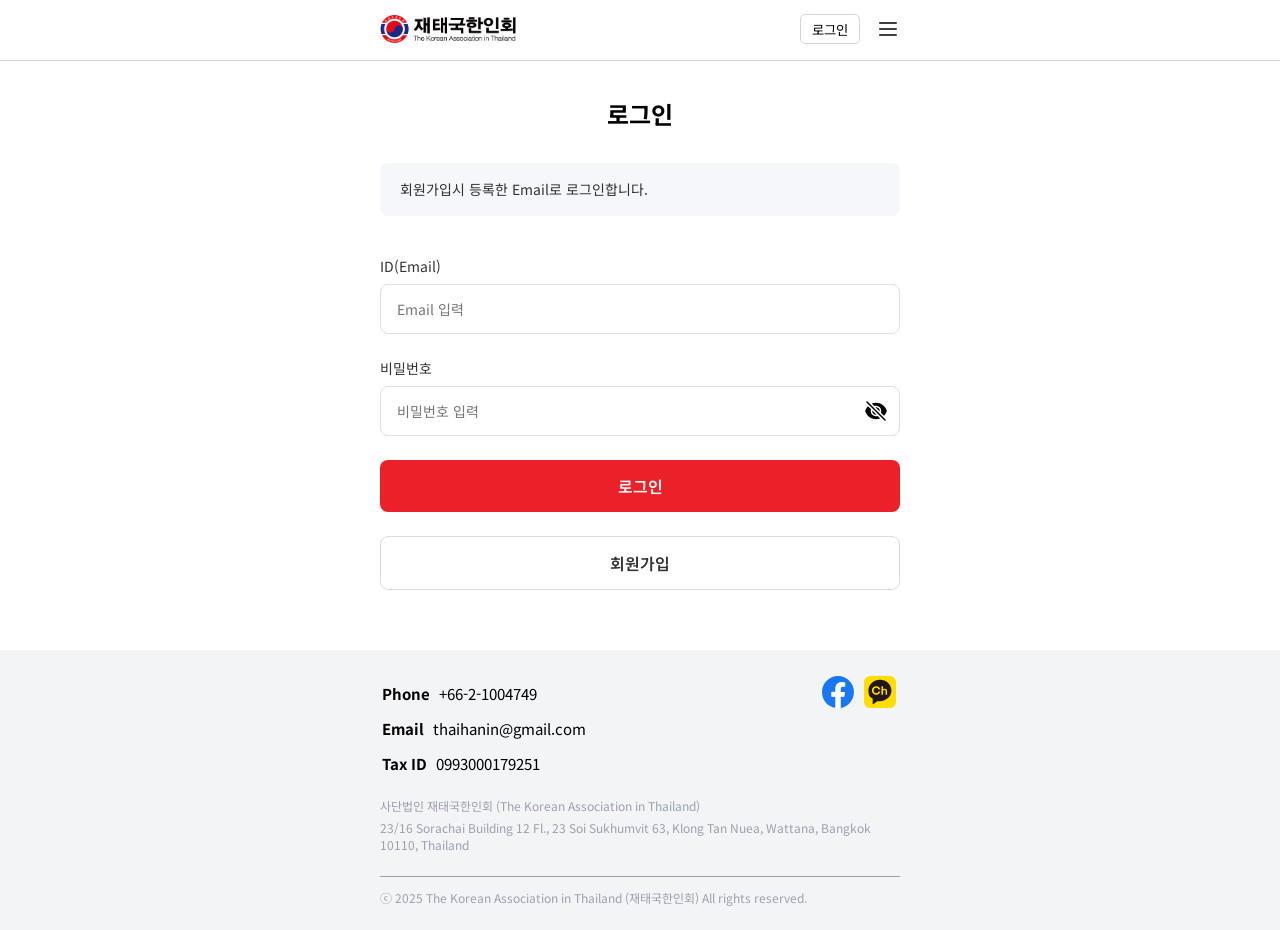
<file: index.html>
<!DOCTYPE html>
<html lang="ko">
  <head>
    <meta charset="UTF-8" />
    <meta name="viewport" content="width=device-width, initial-scale=1.0" />
    <title>Document</title>
    <link rel="stylesheet" href="css/main.css" />
    <link rel="stylesheet" href="css/login.css" />
  </head>
  <body>
    <!-- Header -->
    <header>
      <div class="HeaderContent">
        <div class="left">
          <a href="index.html"><img src="img/logo.png" alt="logo" /></a>
        </div>

        <div class="right">
          <button>로그인</button>
          <a href="menu.html"><img src="img/list.svg" alt="" /></a>
        </div>
      </div>
    </header>

    <!-- Main Content -->
    <main class="content">
      <h1 class="login-title">로그인</h1>

      <div class="login-guide">회원가입시 등록한 Email로 로그인합니다.</div>

      <form class="login-form">
        <div class="form-field">
          <label for="loginId">ID(Email)</label>
          <input id="loginId" type="text" placeholder="Email 입력" />
        </div>

        <div class="form-field">
          <label for="loginPw">비밀번호</label>
          <div class="pw-wrapper" data-pw-toggle>
            <input id="loginPw" type="password" placeholder="비밀번호 입력" />
            <button
              type="button"
              class="pw-toggle"
              data-pw-toggle-btn
              aria-label="비밀번호 보이기"
              data-eye-show="img/eye.svg"
              data-eye-hide="img/eye-slash.svg"
            >
              <img src="img/eye-slash.svg" alt="" />
            </button>
          </div>
        </div>

        <button type="submit" class="btn primary">로그인</button>

        <a href="Agreement.html"
          ><button type="button" class="btn outlined">회원가입</button></a
        >
      </form>
    </main>
    <!-- Footer -->
    <footer>
      <div class="footerInfoTop">
        <ul>
          <li>
            <span><b>Phone</b> +66-2-1004749</span>
            <span>
              <a
                href="https://www.facebook.com/people/%EC%9E%AC%ED%83%9C%EA%B5%AD%ED%95%9C%EC%9D%B8%ED%9A%8C/61579825591555/"
                ><img src="img/facebook.svg" alt="facebook" /></a
              ><a href="https://pf.kakao.com/_Bjfxbn"
                ><img src="img/kakao-ch.svg" alt="kakao-ch" /></a
            ></span>
          </li>
          <li>
            <span><b>Email</b> thaihanin@gmail.com</span>
          </li>
          <li>
            <span><b>Tax ID</b> 0993000179251</span>
          </li>
        </ul>
      </div>

      <div class="footerInfoBottom">
        <p>사단법인 재태국한인회 (The Korean Association in Thailand)</p>
        <p>
          23/16 Sorachai Building 12 Fl., 23 Soi Sukhumvit 63, Klong Tan Nuea,
          Wattana, Bangkok 10110, Thailand
        </p>
      </div>

      <hr />

      <div class="copyright">
        <p>
          ⓒ 2025 The Korean Association in Thailand (재태국한인회) All rights
          reserved.
        </p>
      </div>
    </footer>
  </body>
  <script src="script/passwordToggle.js"></script>
  <script src="script/logIn.js"></script>
</html>
</file>
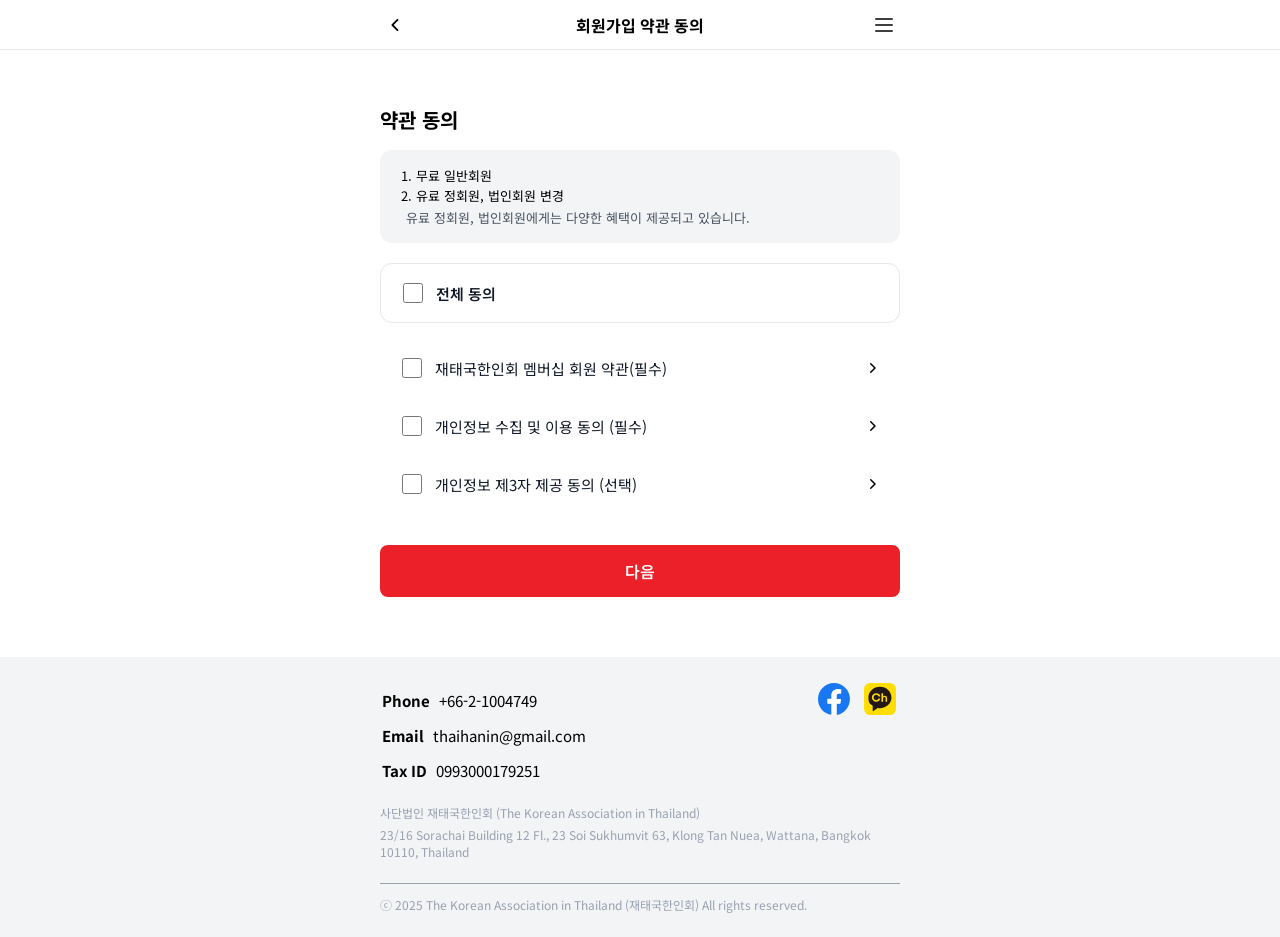
<file: Agreement.html>
<!DOCTYPE html>
<html lang="ko">
  <head>
    <meta charset="UTF-8" />
    <meta name="viewport" content="width=device-width, initial-scale=1.0" />
    <title>회원가입 약관 동의</title>
    <!-- 사이트 공통 스타일 -->
    <link rel="stylesheet" href="css/main.css" />
    <!-- 약관 동의 전용 스타일 -->
    <link rel="stylesheet" href="css/agree.css" />
  </head>
  <body>
    <!--
      상단 페이지 헤더
      - 좌측: 뒤로가기 아이콘 (실제 구현 시 history.back() 또는 이전 페이지 링크 연결)
      - 중앙: "회원가입 약관 동의" 제목
      - 우측: 전체 메뉴(햄버거) 아이콘
    -->
    <header class="agree-header">
      <!--
        헤더 전체는 가로 100%를 차지하고,
        .agree-header__inner가 로그인/메뉴 페이지와 동일한 가로 폭으로 중앙 정렬된다.
      -->
      <div class="agree-header__inner">
        <button
          type="button"
          class="agree-header__icon"
          aria-label="이전 페이지로 이동"
        >
          <a href="index.html"><img src="img/caret-left-mini.svg" alt="뒤로가기" /></a>
        </button>
        <h1 class="agree-header__title">회원가입 약관 동의</h1>
        <button
          type="button"
          class="agree-header__icon"
          aria-label="전체 메뉴 열기"
        >
          <a href="menu.html"><img src="img/list.svg" alt="전체 메뉴" /></a>
        </button>
      </div>
    </header>

    <!-- 메인 컨텐츠 영역 -->
    <div class="content">
      <main class="agree-main">
        <!-- 약관 동의 타이틀 및 안내 박스 -->
        <section class="agree-section">
          <h2 class="agree-section__title">약관 동의</h2>

          <!-- 상단 회색 안내 박스 -->
          <div class="agree-info-box">
            <ol class="agree-info-list">
              <li>무료 일반회원</li>
              <li>유료 정회원, 법인회원 변경</li>
            </ol>
            <p class="agree-info-desc">
              유료 정회원, 법인회원에게는 다양한 혜택이 제공되고 있습니다.
            </p>
          </div>

          <!-- 전체 동의 박스 -->
          <div class="agree-all-box">
            <label class="agree-row agree-row--all">
              <input type="checkbox" class="agree-checkbox" name="agree_all" />
              <span class="agree-row__label">전체 동의</span>
            </label>
          </div>

          <!-- 개별 약관 리스트 -->
          <div class="agree-list">
            <button type="button" class="agree-row">
              <span class="agree-row__left">
                <input
                  type="checkbox"
                  class="agree-checkbox"
                  name="agree_terms_member"
                />
                <span class="agree-row__label">
                  재태국한인회 멤버십 회원 약관(필수)
                </span>
              </span>
              <span
                class="agree-row__arrow"
                data-modal-target="terms-member-modal"
              >
                <img src="img/caret-right-mini.svg" alt="약관 상세 보기" />
              </span>
            </button>

            <button type="button" class="agree-row">
              <span class="agree-row__left">
                <input
                  type="checkbox"
                  class="agree-checkbox"
                  name="agree_terms_privacy"
                />
                <span class="agree-row__label">
                  개인정보 수집 및 이용 동의 (필수)
                </span>
              </span>
              <span
                class="agree-row__arrow"
                data-modal-target="terms-privacy-modal"
              >
                <img src="img/caret-right-mini.svg" alt="약관 상세 보기" />
              </span>
            </button>

            <button type="button" class="agree-row">
              <span class="agree-row__left">
                <input
                  type="checkbox"
                  class="agree-checkbox"
                  name="agree_terms_third"
                />
                <span class="agree-row__label">
                  개인정보 제3자 제공 동의 (선택)
                </span>
              </span>
              <span
                class="agree-row__arrow"
                data-modal-target="terms-third-modal"
              >
                <img src="img/caret-right-mini.svg" alt="약관 상세 보기" />
              </span>
            </button>
          </div>
        </section>

        <!-- 다음 버튼 -->
        <button type="button" class="agree-next-btn">다음</button>
      </main>
    </div>

    <!-- 약관 상세 모달: 멤버십 회원 약관(필수) -->
    <div class="terms-modal" id="terms-member-modal">
      <div class="terms-modal__content">
        <div class="terms-modal__header">
          <h2 class="terms-modal__title">
            재태국한인회 멤버십 회원 약관(필수)
          </h2>
          <button
            type="button"
            class="terms-modal__close"
            data-modal-close
            aria-label="약관 닫기"
          >
          <img src="img/x.svg" alt="">
          </button>
        </div>
        <div class="terms-modal__body">
          <p>
            <strong class="terms-section-title">제1조 (목적)</strong><br />
            본 약관은 재태국한인회(이하 "한인회"라 한다)의 멤버십 회원(이하 "회원"이라 한다)의 유형별 권리, 의무 및 책임사항을 규정함을 목적으로 합니다.
          </p>

          <p>
            <strong class="terms-section-title">제2조 (용어의 정의)</strong><br />
            1. 멤버십 회원: 본 약관에 동의하고 한인회가 정한 가입 절차를 통해 멤버십 자격을 취득한 재태국 한인을 의미하며, 일반회원, 정회원, 법인회원으로 구분됩니다.<br />
            2. 서비스: 한인회가 회원에게 제공하는 정보 제공, 커뮤니티 활동 지원, 각종 행사 참여 기회 부여 등 제반 활동을 의미합니다.<br />
            3. 웹사이트: 한인회가 서비스를 회원에게 제공하기 위하여 운영하는 온라인 웹페이지 (예: www.thaikorean.kr 등)를 의미합니다.
          </p>

          <p>
            <strong class="terms-section-title">제3조 (약관의 효력 발생 및 변경)</strong><br />
            1. 본 약관은 회원이 약관 내용에 동의하고 일반회원 가입을 완료 후 유료 정회원/법인회원으로 전환 시는 한인회가 이를 승낙함으로써 효력이 발생합니다.<br />
            2. 한인회는 필요한 경우 관련 법령을 위배하지 않는 범위 내에서 본 약관을 개정할 수 있습니다.<br />
            3. 약관이 개정될 경우, 한인회는 개정된 약관을 웹사이트 초기 화면에 공지하거나 이메일, 기타 방법으로 회원에게 통지하며, 회원은 변경된 약관에 동의하지 않을 경우 회원 탈퇴를 요청할 수 있습니다. 개정 약관의 효력 발생일 이후에도 서비스를 계속 이용하는 경우에는 변경된 약관에 동의한 것으로 봅니다.
          </p>

          <p>
            <strong class="terms-section-title">제4조 (회원 가입 및 자격)</strong><br />
            1. 멤버십 회원 가입은 재태국 한인으로서 본 약관에 동의하고 한인회가 정한 소정의 가입 양식을 작성하여 신청하는 방법으로 이루어집니다.<br />
            2. 회원의 유형은 다음과 같이 구분됩니다.<br />
            1) 일반회원: 한인회 활동에 참여하기를 희망하는 개인 회원으로 회원 가입 후 자격이 부여됩니다.<br />
            2) 정회원: 한인회 활동에 적극적으로 참여하고 정기적인 회비 납부 등 소정의 요건을 충족하여 한인회의 승인을 받은 개인 회원입니다. 정회원은 한인회 운영에 대한 의결권 등 추가적인 권리를 가질 수 있습니다. (구체적인 정회원 기준은 별도 규정으로 정함)<br />
            3) 법인회원: 재태국 한인 관련 법인 또는 단체로서, 한인회 활동에 참여하고 소정의 요건을 충족하여 한인회의 승인을 받은 법인 또는 단체입니다. 법인회원은 소속 한인 임직원에게 한인회 활동 및 혜택을 제공할 수 있습니다. (구체적인 법인회원 기준은 별도 규정으로 정함)<br />
            3. 한인회는 다음 각 호에 해당하는 경우 회원의 가입 승낙을 보류하거나 취소할 수 있습니다.<br />
            1) 타인의 명의를 도용하여 가입 신청한 경우<br />
            2) 허위 정보를 기재하거나 필수 정보를 누락한 경우<br />
            3) 본 약관을 위반하여 회원 자격이 상실된 적이 있는 경우<br />
            4) 기타 본 약관에 위배되거나 관련 법령에 저촉되는 경우<br />
            4. 회원 자격은 가입 승낙일로부터 효력이 발생하며, 회원 가입 시 기재한 정보에 변경이 발생한 경우 회원은 즉시 한인회에 통보하여 수정해야 합니다.
          </p>

          <p>
            <strong class="terms-section-title">제5조 (회원의 의무)</strong><br />
            1. 회원은 관계 법령, 본 약관의 규정, 이용 안내 및 한인회가 통지하는 사항 등을 준수하여야 하며, 기타 한인회 업무에 방해되는 행위를 하여서는 안 됩니다.<br />
            2. 회원은 아이디(ID) 및 비밀번호 관리에 대한 일체의 책임을 부담하며, 자신의 아이디(ID) 및 비밀번호를 타인에게 양도, 대여할 수 없습니다.<br />
            3. 회원은 자신의 아이디(ID) 및 비밀번호가 도용되거나 제3자가 사용하고 있음을 인지한 경우, 즉시 한인회에 통지하고 한인회의 안내에 따라야 합니다.<br />
            4. 회원은 다음 각 호의 행위를 하여서는 안 됩니다.<br />
            1) 다른 회원의 개인 정보를 수집, 저장, 유포하는 행위<br />
            2) 저작권 등 타인의 권리를 침해하는 행위<br />
            3) 공공질서 및 미풍양속에 위반되는 내용을 유포하는 행위<br />
            4) 범죄와 결부된다고 객관적으로 판단되는 행위<br />
            5) 기타 법령에 위배되거나 한인회의 건전한 운영을 방해하는 행위
          </p>

          <p>
            <strong class="terms-section-title">제6조 (한인회의 의무)</strong><br />
            1. 한인회는 관련 법령과 본 약관이 정하는 바에 따라 지속적이고 안정적인 서비스를 제공하기 위해 노력합니다.<br />
            2. 한인회는 회원의 개인 정보를 보호하며, 개인 정보 처리 방침을 수립하고 준수합니다.<br />
            3. 한인회는 회원이 제기하는 정당한 의견이나 불만에 대해 신속히 처리하며, 처리가 곤란한 경우에는 그 사유와 처리 일정을 회원에게 통보합니다.
          </p>

          <p>
            <strong class="terms-section-title">제7조 (회원의 권리)</strong><br />
            1. 회원은 각 회원 유형에 따라 한인회가 제공하는 멤버십 서비스 및 혜택을 이용할 수 있습니다.<br />
            1) 일반회원: 한인회 웹사이트 이용, 정보 열람 등 기본적인 서비스를 이용할 수 있습니다.<br />
            2) 정회원: 일반회원의 권리 외에 한인회 총회 등 의결 기구에서의 의결권, 특정 행사 및 프로그램 참여 우선권 등 정회원에게 부여되는 추가적인 권리를 가집니다.<br />
            3) 법인회원: 일반회원의 권리 외에 한인회 활동에 단체 자격으로 참여하고, 소속 임직원들이 한인회 제공 서비스를 이용할 수 있도록 하는 권리 등 법인회원에게 부여되는 추가적인 권리를 가집니다.<br />
            2. 회원은 자신의 개인 정보에 대한 열람 및 정정을 요구할 수 있습니다.<br />
            3. 회원은 본 약관에 따라 언제든지 회원 탈퇴를 요청할 수 있습니다.
          </p>

          <p>
            <strong class="terms-section-title">제8조 (서비스 이용 및 제한)</strong><br />
            1. 서비스 이용은 한인회의 업무상 또는 기술상 특별한 지장이 없는 한 연중무휴, 1일 24시간을 원칙으로 합니다. 다만, 정기 점검, 서버의 증설 및 교체, 새로운 내용의 추가 등 운영상 필요한 경우 일정 기간 서비스 이용을 제한할 수 있습니다.<br />
            2. 한인회는 회원이 다음 각 호의 사유에 해당하는 경우, 사전 통보 없이 서비스 이용을 제한하거나 회원 자격을 정지 또는 상실시킬 수 있습니다.<br />
            1) 제5조 (회원의 의무)를 위반한 경우<br />
            2) 한인회의 명예를 손상시키거나 업무를 방해한 경우<br />
            3) 각 회원 유형별 자격 유지 요건(예: 회비 납부)을 충족하지 못한 경우<br />
            4) 기타 관계 법령을 위반하거나 본 약관에 위배되는 행위를 한 경우
          </p>

          <p>
            <strong class="terms-section-title">제9조 (회원 탈퇴 및 자격 상실)</strong><br />
            1. 회원은 언제든지 웹사이트 내의 절차를 통해 또는 한인회에 대한 통지로 탈퇴를 요청할 수 있으며, 한인회는 회원의 탈퇴 요청이 있는 즉시 회원 탈퇴 처리를 합니다.<br />
            2. 회원이 제8조 2항의 사유로 회원 자격을 상실한 경우, 한인회는 해당 회원의 재가입을 제한할 수 있습니다.
          </p>

          <p>
            <strong class="terms-section-title">제10조 (게시물의 관리)</strong><br />
            1. 한인회는 회원이 웹사이트에 게시하거나 등록한 내용물이 다음 각 호에 해당된다고 판단되는 경우 사전 통지 없이 삭제할 수 있습니다.<br />
            1) 타인을 비방하거나 명예를 훼손하는 내용인 경우<br />
            2) 공공질서 및 미풍양속에 위반되는 내용인 경우<br />
            3) 범죄적 행위에 결부된다고 인정되는 내용인 경우<br />
            4) 한인회 또는 제3자의 저작권 등 기타 권리를 침해하는 내용인 경우<br />
            5) 기타 관계 법령에 위반된다고 판단되는 경우
          </p>

          <p>
            <strong class="terms-section-title">제11조 (개인 정보 보호)</strong><br />
            한인회는 관련 법령이 정하는 바에 따라 회원의 개인 정보를 보호하기 위해 노력합니다. 개인 정보 보호에 관한 사항은 별도로 고지되는 "개인 정보 처리 방침"에 따릅니다.
          </p>

          <p>
            <strong class="terms-section-title">제12조 (손해배상)</strong><br />
            한인회 또는 회원은 본 약관을 위반하여 상대방에게 손해를 입힌 경우, 그 손해를 배상하여야 합니다.
          </p>

          <p>
            <strong class="terms-section-title">제13조 (면책 조항)</strong><br />
            1. 한인회는 천재지변 또는 이에 준하는 불가항력으로 인하여 서비스를 제공할 수 없는 경우에는 서비스 제공에 관한 책임이 면제됩니다.<br />
            2. 한인회는 회원의 귀책사유로 인한 서비스 이용의 장애에 대하여는 책임을 지지 않습니다.<br />
            3. 한인회는 회원이 서비스를 이용하여 기대하는 손익이나 서비스를 통하여 얻은 자료로 인한 손해에 관하여 책임을 지지 않습니다.<br />
            4. 한인회는 회원이 웹사이트에 게시한 정보, 자료, 사실의 신뢰도, 정확성 등 내용에 관하여는 책임을 지지 않습니다.
          </p>

          <p>
            <strong class="terms-section-title">제14조 (준거법 및 재판관할)</strong><br />
            1. 본 약관의 해석 및 회원과 한인회 간의 분쟁에 대하여는 대한민국 법을 준거법으로 합니다.<br />
            2. 서비스 이용으로 발생한 분쟁에 대해 소송이 제기될 경우, 대한민국 서울중앙지방법원을 전속 관할 법원으로 합니다.
          </p>

          <p>
            <strong class="terms-section-title">부칙</strong><br />
            본 약관은 2025년 7월 11일부터 시행합니다.
          </p>
        </div>
        <div class="terms-modal__footer">
          <button
            type="button"
            class="terms-modal__footer-btn"
            data-modal-close
          >
            닫기
          </button>
        </div>
      </div>
    </div>

    <!-- 약관 상세 모달: 개인정보 수집 및 이용 동의(필수) -->
    <div class="terms-modal" id="terms-privacy-modal">
      <div class="terms-modal__content">
        <div class="terms-modal__header">
          <h2 class="terms-modal__title">개인정보 수집 및 이용 동의 (필수)</h2>
          <button
            type="button"
            class="terms-modal__close"
            data-modal-close
            aria-label="약관 닫기"
          >
          <img src="img/x.svg" alt="">
          </button>
        </div>
        <div class="terms-modal__body">
          <p>
            <strong class="terms-section-title">개인정보 수집 및 이용 동의 (필수)</strong><br />
            재태국한인회(이하 '한인회')는 「개인정보보호법」 등 관련 법규에 의거하여 회원님의 개인정보를 아래와 같이 수집 및 이용하고 있습니다. 내용을 자세히 읽으신 후 동의 여부를 결정해 주시기 바랍니다.
          </p>

          <p>
            <strong class="terms-section-title">1. 개인정보 수집 및 이용 목적</strong><br />
            한인회는 다음의 목적을 위해 개인정보를 수집하고 이용합니다. 수집된 개인정보는 다음의 목적 외 다른 용도로 사용되지 않으며, 이용 목적이 변경될 시에는 사전 동의를 구할 예정입니다.<br />
            1) 회원 서비스 제공 및 관리 (회원 식별, 본인 확인, 회원제 서비스 이용에 따른 본인 확인 등)<br />
            2) 회비 납부 확인 및 관리<br />
            3) 한인회 소식, 공지사항, 행사 정보 등 정보 전달 (뉴스레터 발송, 알림톡, SMS 등)<br />
            4) 설문조사, 이벤트 등 참여 기회 제공<br />
            5) 통계 분석 및 서비스 개선 (이용 현황 분석, 서비스 개선 및 신규 서비스 개발 등)<br />
            6) 민원 처리 및 분쟁 해결
          </p>

          <p>
            <strong class="terms-section-title">2. 수집하는 개인정보 항목</strong><br />
            한인회는 원활한 서비스 제공을 위해 최소한의 개인정보를 수집하고 있습니다.<br />
            1) 필수 항목: 이름(한글/영문), 생년월일, 성별, 국적, 여권번호, 태국 현지 연락처(전화번호), 이메일 주소, 태국 현지 주소, 직업/직책, 가입 유형(일반/정회원/법인회원)<br />
            2) 선택 항목: 소속 단체/회사명, 비상 연락처, 사진(프로필, 증명사진 등), 재태국 체류 형태(영주권, 비자 등)
          </p>

          <p>
            <strong class="terms-section-title">3. 개인정보 보유 및 이용 기간</strong><br />
            회원님의 개인정보는 회원 가입일로부터 서비스를 제공하는 기간 동안 보유 및 이용됩니다. 회원 탈퇴를 요청하거나 개인정보 수집 및 이용 목적이 달성된 후에는 지체 없이 파기됩니다. 다만, 다음의 경우 관련 법령에 의하여 명시된 보존 기간 동안 안전하게 보관합니다.<br />
            1) 계약 또는 청약철회 등에 관한 기록: 5년 (전자상거래 등에서의 소비자보호에 관한 법률)<br />
            2) 대금결제 및 재화 등의 공급에 관한 기록: 5년 (전자상거래 등에서의 소비자보호에 관한 법률)<br />
            3) 소비자의 불만 또는 분쟁 처리에 관한 기록: 3년 (전자상거래 등에서의 소비자보호에 관한 법률)<br />
            4) 세법 관계 법령에 따른 회계 관련 기록: 5년 (국세기본법, 법인세법 등)
          </p>

          <p>
            <strong class="terms-section-title">4. 개인정보 파기 절차 및 방법</strong><br />
            이용 목적이 달성된 개인정보는 다음의 절차 및 방법에 따라 파기합니다.<br />
            1) 파기 절차: 회원님이 제공한 정보는 목적이 달성된 후 별도의 데이터베이스(DB)로 옮겨져(종이의 경우 별도의 서류함) 내부 방침 및 기타 관련 법령에 따라 일정 기간 저장된 후 파기됩니다. 별도 DB로 옮겨진 개인정보는 법률에 의한 경우가 아니고서는 보유 목적 이외의 다른 용도로 이용되지 않습니다.<br />
            2) 파기 방법: 전자적 파일 형태로 저장된 개인정보는 기록을 재생할 수 없는 기술적 방법을 사용하여 삭제하며, 종이 문서에 기록된 개인정보는 분쇄기로 분쇄하거나 소각하여 파기합니다.
          </p>

          <p>
            <strong class="terms-section-title">5. 동의를 거부할 권리 및 동의 거부 시 불이익</strong><br />
            회원님은 개인정보 수집 및 이용에 대한 동의를 거부할 권리가 있습니다. 다만, 필수 항목에 대한 동의를 거부하실 경우 한인회 멤버십 가입 및 서비스 이용에 제한이 있을 수 있습니다.
          </p>
        </div>
        <div class="terms-modal__footer">
          <button
            type="button"
            class="terms-modal__footer-btn"
            data-modal-close
          >
            닫기
          </button>
        </div>
      </div>
    </div>

    <!-- 약관 상세 모달: 개인정보 제3자 제공 동의(선택) -->
    <div class="terms-modal" id="terms-third-modal">
      <div class="terms-modal__content">
        <div class="terms-modal__header">
          <h2 class="terms-modal__title">개인정보 제3자 제공 동의 (선택)</h2>
          <button
            type="button"
            class="terms-modal__close"
            data-modal-close
            aria-label="약관 닫기"
          >
            <img src="img/x.svg" alt="">
          </button>
        </div>
        <div class="terms-modal__body">
          <p>
            <strong class="terms-section-title">개인정보 제3자 제공 동의 (선택)</strong><br />
            재태국한인회(이하 '한인회')는 회원님의 개인정보를 제3자에게 제공할 경우, 「개인정보보호법」 등 관련 법규에 의거하여 반드시 회원님의 동의를 받고 있습니다. 아래 내용을 자세히 읽으신 후 동의 여부를 결정해 주시기 바랍니다.
          </p>

          <p>
            <strong class="terms-section-title">1. 개인정보를 제공받는 자</strong><br />
            한인회는 회원들에게 더 나은 서비스와 혜택을 제공하기 위해 다음과 같은 제3자에게 개인정보를 제공할 수 있습니다.<br />
            1) 주태국 대한민국 대사관 (영사 업무 지원, 비상 연락망 구축 등 공익적 목적)<br />
            2) 재태국한인회 협력 업체 (회원 할인, 특별 행사 등 제휴 혜택 제공을 위한 업체. 예: 항공사, 여행사, 식당, 의료기관 등. 실제 제공 시 업체명 구체적으로 명시)<br />
            3) 한인회 산하 단체 또는 유관 기관 (각종 행사 공동 주최, 교류 활동 지원 등)
          </p>

          <p>
            <strong class="terms-section-title">2. 제공하는 개인정보 항목</strong><br />
            제공 목적 달성을 위해 필요한 최소한의 개인정보를 제공합니다.<br />
            1) 필수 항목: 이름(한글/영문), 태국 현지 연락처(전화번호), 이메일 주소, 가입 유형<br />
            2) 선택 항목: 생년월일, 성별, 태국 현지 주소, 소속 단체/회사명 등 (제공받는 자의 목적에 따라 상이할 수 있음)
          </p>

          <p>
            <strong class="terms-section-title">3. 개인정보를 제공받는 자의 이용 목적</strong><br />
            개인정보를 제공받는 자는 제공받은 개인정보를 다음과 같은 목적으로 이용할 수 있습니다.<br />
            1) 주태국 대한민국 대사관: 비상 시 재외국민 보호 및 비상 연락망 구축, 각종 영사 서비스 안내 및 지원<br />
            2) 재태국한인회 협력 업체: 제휴 할인 및 서비스 제공, 이벤트 참여 기회 제공, 맞춤형 정보 안내<br />
            3) 한인회 산하 단체 또는 유관 기관: 공동 사업 진행을 위한 회원 확인, 행사 참여자 관리, 교류 활동 지원
          </p>

          <p>
            <strong class="terms-section-title">4. 개인정보 보유 및 이용 기간</strong><br />
            개인정보를 제공받는 자는 원칙적으로 개인정보 수집 및 이용 목적이 달성된 후에는 해당 정보를 지체 없이 파기합니다. 다만, 관련 법령에 의거하거나 회원과의 계약 이행을 위해 필요한 경우 일정 기간 보유할 수 있습니다.
          </p>

          <p>
            <strong class="terms-section-title">5. 동의를 거부할 권리 및 동의 거부 시 불이익</strong><br />
            회원님은 개인정보 제3자 제공에 대한 동의를 거부할 권리가 있습니다. 다만, 동의를 거부하실 경우 한인회와 제휴된 업체나 기관으로부터 제공되는 할인, 이벤트 등 특정 혜택 및 정보 제공에 제한이 있을 수 있습니다. 한인회 멤버십 서비스 자체는 계속 이용 가능합니다.
          </p>
        </div>
        <div class="terms-modal__footer">
          <button
            type="button"
            class="terms-modal__footer-btn"
            data-modal-close
          >
            닫기
          </button>
        </div>
      </div>
    </div>

    <!-- Footer (사이트 공통 영역) -->
    <footer>
      <div class="footerInfoTop">
        <ul>
          <li>
            <span><b>Phone</b> +66-2-1004749</span>
            <span>
              <a
                href="https://www.facebook.com/people/%EC%9E%AC%ED%83%9C%EA%B5%AD%ED%95%9C%EC%9D%B8%ED%9A%8C/61579825591555/"
                ><img src="img/facebook.svg" alt="facebook"
              /></a>
              <a href="https://pf.kakao.com/_Bjfxbn"
                ><img src="img/kakao-ch.svg" alt="kakao-ch"
              /></a>
            </span>
          </li>
          <li>
            <span><b>Email</b> thaihanin@gmail.com</span>
          </li>
          <li>
            <span><b>Tax ID</b> 0993000179251</span>
          </li>
        </ul>
      </div>

      <div class="footerInfoBottom">
        <p>사단법인 재태국한인회 (The Korean Association in Thailand)</p>
        <p>
          23/16 Sorachai Building 12 Fl., 23 Soi Sukhumvit 63, Klong Tan Nuea,
          Wattana, Bangkok 10110, Thailand
        </p>
      </div>

      <hr />

      <div class="copyright">
        <p>
          ⓒ 2025 The Korean Association in Thailand (재태국한인회) All rights
          reserved.
        </p>
      </div>
    </footer>

    <!-- 전체 동의 / 개별 약관 체크박스 연동 스크립트 -->
    <script src="script/allAgrement.js"></script>
    <!-- 약관 모달 열기/닫기 스크립트 -->
    <script src="script/agreeModal.js"></script>
    <!-- 필수 약관 동의 체크 후에만 다음 단계로 이동 -->
    <script src="script/checkAgree.js"></script>
  </body>
</html>
</file>
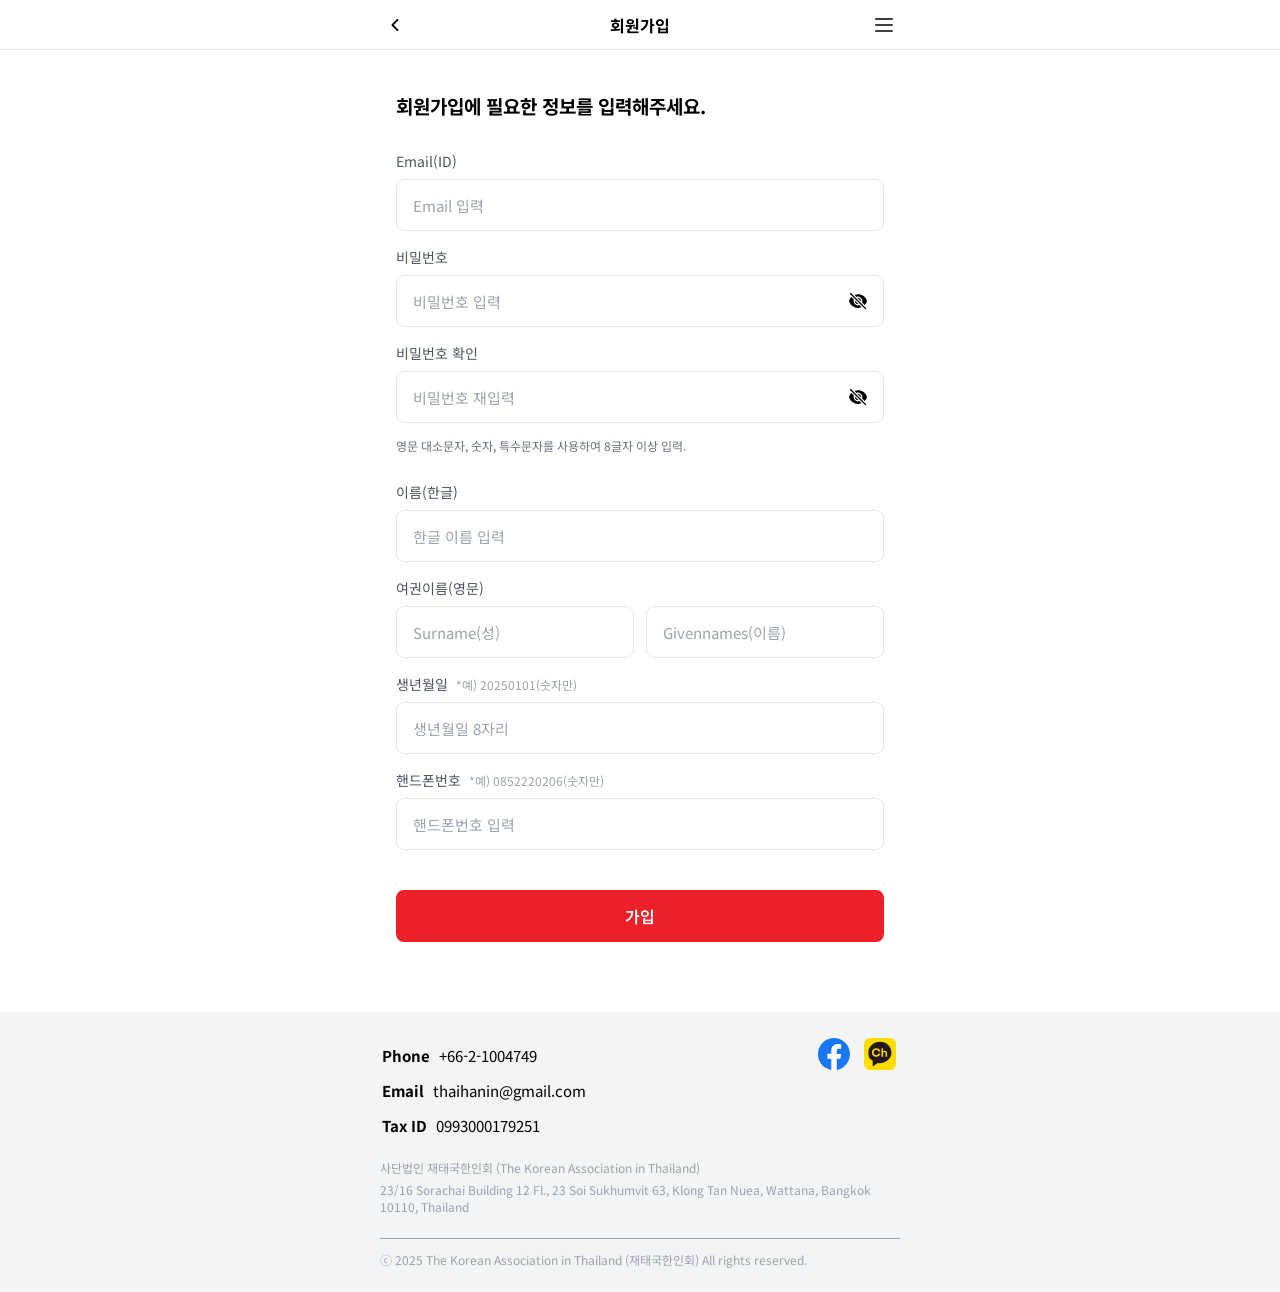
<file: infoEnter.html>
<!DOCTYPE html>
<html lang="ko">
  <head>
    <meta charset="UTF-8" />
    <meta name="viewport" content="width=device-width, initial-scale=1.0" />
    <title>회원가입</title>
    <!-- 사이트 공통 스타일 -->
    <link rel="stylesheet" href="css/main.css" />
    <!-- 회원가입 페이지 전용 스타일 (헤더/본문/푸터 포함) -->
    <link rel="stylesheet" href="css/infoEnter.css" />
  </head>
  <body>
    <!--
      상단 페이지 헤더
      - 좌측: 뒤로가기 아이콘 (실제 구현 시 history.back() 또는 이전 페이지 링크 연결)
      - 중앙: "회원가입 약관 동의" 제목
      - 우측: 전체 메뉴(햄버거) 아이콘
    -->
    <header class="agree-header">
      <!--
        헤더 전체는 가로 100%를 차지하고,
        .agree-header__inner가 로그인/메뉴 페이지와 동일한 가로 폭으로 중앙 정렬된다.
      -->
      <div class="agree-header__inner">
        <button
          type="button"
          class="agree-header__icon"
          aria-label="이전 페이지로 이동"
        >
          <a href="Agreement.html"
            ><img src="img/caret-left-mini.svg" alt="뒤로가기"
          /></a>
        </button>
        <h1 class="agree-header__title">회원가입</h1>
        <button
          type="button"
          class="agree-header__icon"
          aria-label="전체 메뉴 열기"
        >
          <a href="menu.html"><img src="img/list.svg" alt="전체 메뉴" /></a>
        </button>
      </div>
    </header>

    <!-- 메인 컨텐츠 영역 -->
    <div class="content">
      <main class="info-main">
        <section class="info-section">
          <h2 class="info-section__title">
            회원가입에 필요한 정보를 입력해주세요.
          </h2>

          <form
            id="signupForm"
            class="info-form"
            action="#"
            method="post"
            novalidate
          >
            <!-- Email -->
            <div class="info-field">
              <label for="signupEmail" class="info-field__label">
                Email(ID)
              </label>
              <input
                type="email"
                id="signupEmail"
                name="email"
                class="info-field__input"
                placeholder="Email 입력"
                required
              />
            </div>

            <!-- 비밀번호 -->
            <div class="info-field">
              <label for="signupPassword" class="info-field__label">
                비밀번호
              </label>
              <div class="info-field__input-wrap" data-pw-toggle>
                <input
                  type="password"
                  id="signupPassword"
                  name="password"
                  class="info-field__input"
                  placeholder="비밀번호 입력"
                  required
                  minlength="8"
                />
                <button
                  type="button"
                  class="info-password-toggle"
                  aria-label="비밀번호 보이기"
                  data-pw-toggle-btn
                  data-eye-show="img/eye.svg"
                  data-eye-hide="img/eye-slash.svg"
                >
                  <img src="img/eye-slash.svg" alt="" />
                </button>
              </div>
            </div>

            <!-- 비밀번호 확인 -->
            <div class="info-field">
              <label for="signupPasswordConfirm" class="info-field__label">
                비밀번호 확인
              </label>
              <div class="info-field__input-wrap" data-pw-toggle>
                <input
                  type="password"
                  id="signupPasswordConfirm"
                  name="password_confirm"
                  class="info-field__input"
                  placeholder="비밀번호 재입력"
                  required
                />
                <button
                  type="button"
                  class="info-password-toggle"
                  aria-label="비밀번호 보이기"
                  data-pw-toggle-btn
                  data-eye-show="img/eye.svg"
                  data-eye-hide="img/eye-slash.svg"
                >
                  <img src="img/eye-slash.svg" alt="" />
                </button>
              </div>
              <!-- 비밀번호 일치/불일치 상태 메시지 -->
              <p class="info-field__pw-message" id="pwMatchMessage"></p>
              <p class="info-field__helper">
                영문 대소문자, 숫자, 특수문자를 사용하여 8글자 이상 입력.
              </p>
            </div>

            <!-- 이름(한글) -->
            <div class="info-field">
              <label for="signupNameKr" class="info-field__label">
                이름(한글)
              </label>
              <input
                type="text"
                id="signupNameKr"
                name="name_kr"
                class="info-field__input"
                placeholder="한글 이름 입력"
                required
              />
            </div>

            <!-- 여권이름(영문) : 성 / 이름 2열 -->
            <div class="info-field">
              <span class="info-field__label">여권이름(영문)</span>
              <div class="info-field-row">
                <input
                  type="text"
                  id="signupSurname"
                  name="passport_surname"
                  class="info-field__input"
                  placeholder="Surname(성)"
                  required
                />
                <input
                  type="text"
                  id="signupGivenNames"
                  name="passport_given"
                  class="info-field__input"
                  placeholder="Givennames(이름)"
                  required
                />
              </div>
            </div>

            <!-- 생년월일 -->
            <div class="info-field">
              <label for="signupBirth" class="info-field__label">
                생년월일
                <span class="info-field__label-hint">
                  *예) 20250101(숫자만)
                </span>
              </label>
              <input
                type="text"
                id="signupBirth"
                name="birth"
                class="info-field__input"
                placeholder="생년월일 8자리"
                required
                pattern="^\d{8}$"
                maxlength="8"
              />
            </div>

            <!-- 핸드폰 번호 -->
            <div class="info-field">
              <label for="signupPhone" class="info-field__label">
                핸드폰번호
                <span class="info-field__label-hint">
                  *예) 0852220206(숫자만)
                </span>
              </label>
              <input
                type="text"
                id="signupPhone"
                name="phone"
                class="info-field__input"
                placeholder="핸드폰번호 입력"
                required
                pattern="^\d{9,11}$"
              />
            </div>

            <!-- 가입 버튼: 약관 페이지의 "다음" 버튼 스타일 재사용 -->
            <button type="submit" class="agree-next-btn info-submit-btn">
              가입
            </button>
          </form>
        </section>
      </main>
    </div>

    <!-- Footer (사이트 공통 영역) -->
    <footer>
      <div class="footerInfoTop">
        <ul>
          <li>
            <span><b>Phone</b> +66-2-1004749</span>
            <span>
              <a
                href="https://www.facebook.com/people/%EC%9E%AC%ED%83%9C%EA%B5%AD%ED%95%9C%EC%9D%B8%ED%9A%8C/61579825591555/"
                ><img src="img/facebook.svg" alt="facebook"
              /></a>
              <a href="https://pf.kakao.com/_Bjfxbn"
                ><img src="img/kakao-ch.svg" alt="kakao-ch"
              /></a>
            </span>
          </li>
          <li>
            <span><b>Email</b> thaihanin@gmail.com</span>
          </li>
          <li>
            <span><b>Tax ID</b> 0993000179251</span>
          </li>
        </ul>
      </div>

      <div class="footerInfoBottom">
        <p>사단법인 재태국한인회 (The Korean Association in Thailand)</p>
        <p>
          23/16 Sorachai Building 12 Fl., 23 Soi Sukhumvit 63, Klong Tan Nuea,
          Wattana, Bangkok 10110, Thailand
        </p>
      </div>

      <hr />

      <div class="copyright">
        <p>
          ⓒ 2025 The Korean Association in Thailand (재태국한인회) All rights
          reserved.
        </p>
      </div>
    </footer>
    <script src="script/passwordToggle.js"></script>
    <script src="script/SignIn.js"></script>
  </body>
</html>
</file>
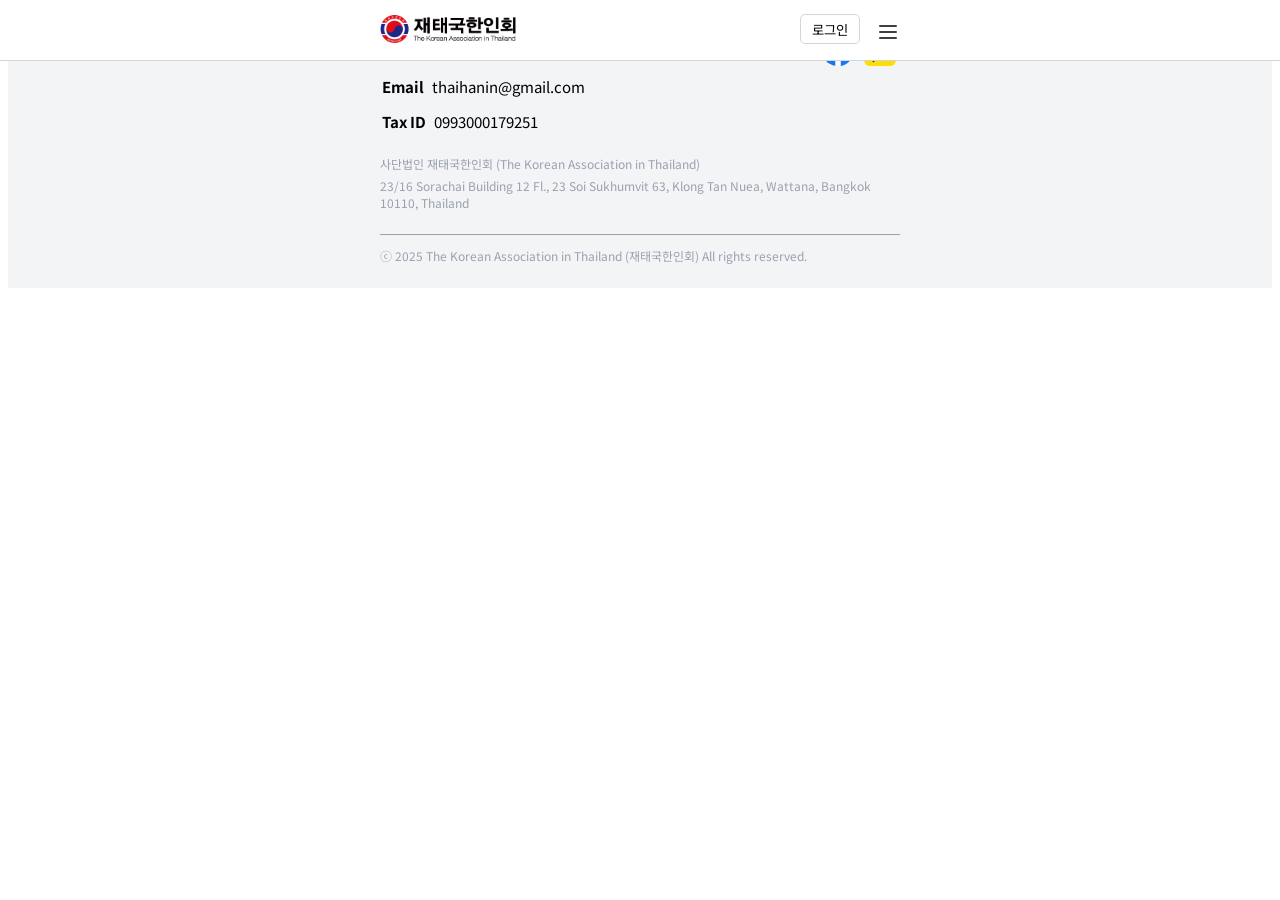
<file: main.html>
<!-- 기본 레이아웃 구조 -->
<!DOCTYPE html>
<html lang="en">
  <head>
    <meta charset="UTF-8" />
    <meta name="viewport" content="width=device-width, initial-scale=1.0" />
    <title>Document</title>
    <link rel="stylesheet" href="css/main.css" />
  </head>
  <body>
    <!-- Header -->
    <header>
      <div class="HeaderContent">
        <div class="left">
          <a href="index.html"><img src="img/logo.png" alt="logo" /></a>
        </div>

        <div class="right">
          <button>로그인</button>
          <img src="img/list.svg" alt="" />
        </div>
      </div>
    </header>

    <!-- Main Content -->
    <div class="content"></div>
    <!-- Footer -->
    <footer>
      <div class="footerInfoTop">

        <ul>
          <li>
            <span><b>Phone</b> +66-2-1004749</span>
            <span>
              <a
                href="https://www.facebook.com/people/%EC%9E%AC%ED%83%9C%EA%B5%AD%ED%95%9C%EC%9D%B8%ED%9A%8C/61579825591555/"
                ><img src="img/facebook.svg" alt="facebook" /></a
              ><a href="https://pf.kakao.com/_Bjfxbn"
                ><img src="img/kakao-ch.svg" alt="kakao-ch" /></a
            ></span>
          </li>
          <li>
            <span><b>Email</b> thaihanin@gmail.com</span>
          </li>
          <li>
            <span><b>Tax ID</b> 0993000179251</span>
          </li>
        </ul>
      </div>

      <div class="footerInfoBottom">
        <p>사단법인 재태국한인회 (The Korean Association in Thailand)</p>
        <p>23/16 Sorachai Building 12 Fl., 23 Soi Sukhumvit 63, Klong Tan Nuea, Wattana, Bangkok 10110, Thailand</p>
    </div>

    <hr>

    <div class="copyright"><p>ⓒ 2025 The Korean Association in Thailand (재태국한인회) All rights reserved.</p></div>
    </footer>
  </body>
</html>
</file>
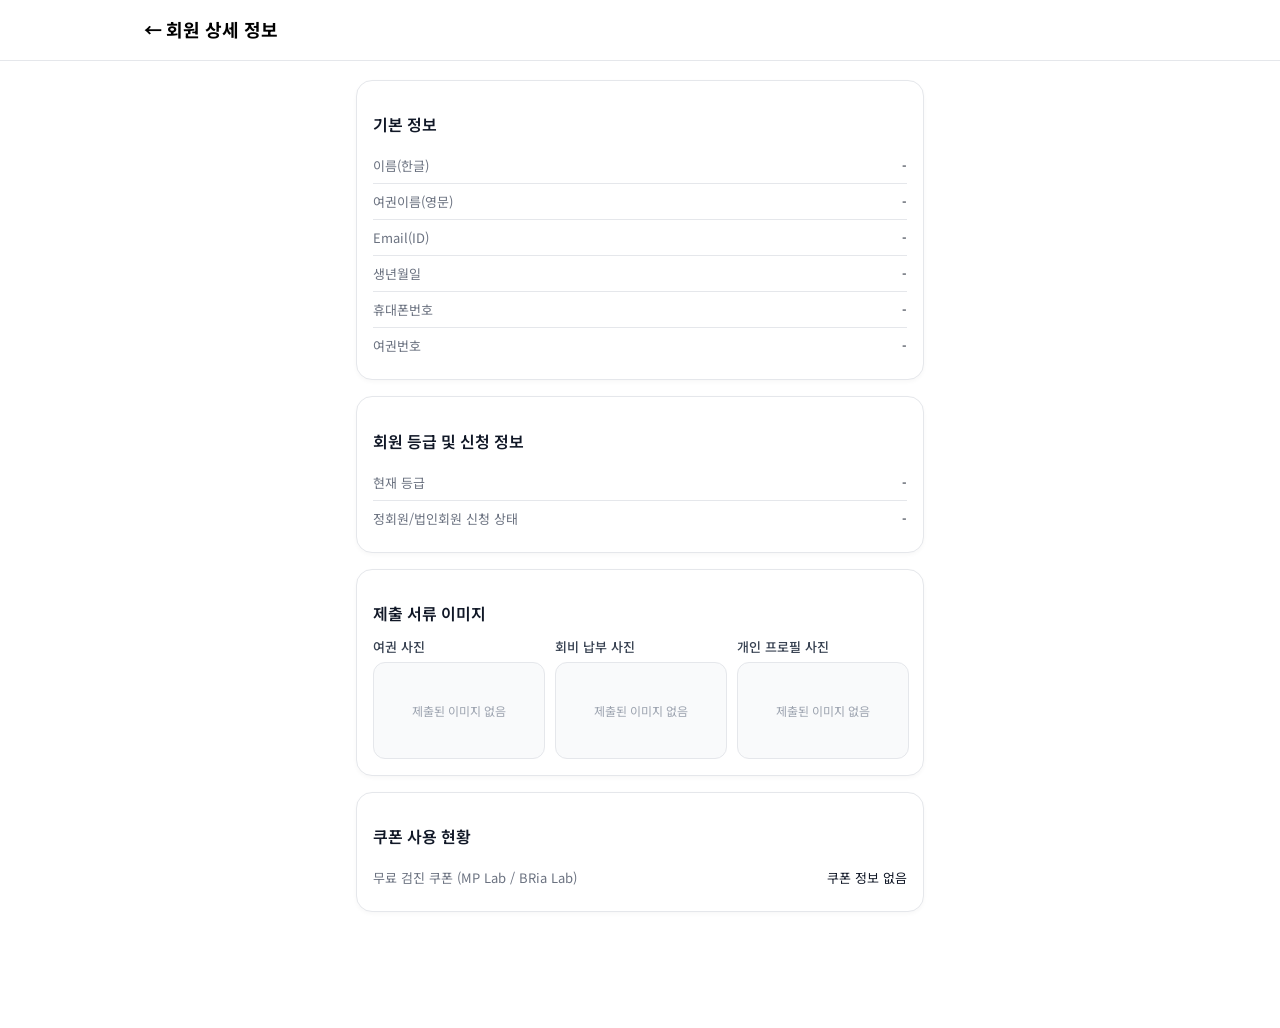
<file: memberInfo.html>
<!DOCTYPE html>
<html lang="ko">
  <head>
    <meta charset="UTF-8" />
    <title>회원 상세 정보 | 재태국한인회</title>
    <meta name="viewport" content="width=device-width, initial-scale=1.0" />
    <!-- 공통 스타일 -->
    <link rel="stylesheet" href="css/main.css" />
    <!-- 관리자/회원관리 헤더 공통 스타일 -->
    <link rel="stylesheet" href="css/member.css" />
    <!-- 회원 상세 전용 스타일 -->
    <link rel="stylesheet" href="css/memberInfo.css" />
  </head>
  <body>
    <!-- member.html 과 동일 계열 헤더 사용 -->
    <header class="member-header">
      <div class="member-header__inner">
        <div class="member-header__left">
          <button
            type="button"
            class="member-header__back"
            aria-label="이전 페이지로 돌아가기"
            onclick="history.back()"
          >
            &#x2190;
            <span class="member-header__title">회원 상세 정보</span>
          </button>
        </div>
        <div class="member-header__right">
          <!-- 필요 시 관리자용 버튼 추가 -->
        </div>
      </div>
    </header>

    <main class="member-info-page">
      <!-- 기본 정보 카드 -->
      <section class="member-info-card">
        <h2 class="member-info__title">기본 정보</h2>
        <dl class="member-info__list">
          <div class="member-info__row">
            <dt>이름(한글)</dt>
            <dd id="infoNameKr">-</dd>
          </div>
          <div class="member-info__row">
            <dt>여권이름(영문)</dt>
            <dd id="infoNameEn">-</dd>
          </div>
          <div class="member-info__row">
            <dt>Email(ID)</dt>
            <dd id="infoEmail">-</dd>
          </div>
          <div class="member-info__row">
            <dt>생년월일</dt>
            <dd id="infoBirth">-</dd>
          </div>
          <div class="member-info__row">
            <dt>휴대폰번호</dt>
            <dd id="infoPhone">-</dd>
          </div>
          <div class="member-info__row">
            <dt>여권번호</dt>
            <dd id="infoPassportNumber">-</dd>
          </div>
        </dl>
      </section>

      <!-- 회원 등급 / 신청 정보 카드 -->
      <section class="member-info-card">
        <h2 class="member-info__title">회원 등급 및 신청 정보</h2>
        <dl class="member-info__list">
          <div class="member-info__row">
            <dt>현재 등급</dt>
            <dd id="infoGrade">-</dd>
          </div>
          <div class="member-info__row">
            <dt>정회원/법인회원 신청 상태</dt>
            <dd id="infoApplyStatus">-</dd>
          </div>
        </dl>
      </section>

      <!-- 정회원 신청 시 제출한 이미지 -->
      <section class="member-info-card member-info-card--images">
        <h2 class="member-info__title">제출 서류 이미지</h2>
        <div class="member-info-images">
          <div class="member-info-image">
            <h3 class="member-info-image__label">여권 사진</h3>
            <div class="member-info-image__box">
              <img id="infoPassportImage" alt="여권 사진" />
              <span class="member-info-image__empty">제출된 이미지 없음</span>
            </div>
          </div>
          <div class="member-info-image">
            <h3 class="member-info-image__label">회비 납부 사진</h3>
            <div class="member-info-image__box">
              <img id="infoPaymentImage" alt="회비 납부 사진" />
              <span class="member-info-image__empty">제출된 이미지 없음</span>
            </div>
          </div>
          <div class="member-info-image">
            <h3 class="member-info-image__label">개인 프로필 사진</h3>
            <div class="member-info-image__box">
              <img id="infoProfileImage" alt="개인 프로필 사진" />
              <span class="member-info-image__empty">제출된 이미지 없음</span>
            </div>
          </div>
        </div>
      </section>

      <!-- 쿠폰 사용 현황 카드 -->
      <section class="member-info-card">
        <h2 class="member-info__title">쿠폰 사용 현황</h2>
        <dl class="member-info__list" id="couponList">
          <!-- JS에서 쿠폰 항목 렌더링 -->
          <div class="member-info__row">
            <dt>무료 검진 쿠폰 (MP Lab / BRia Lab)</dt>
            <dd>쿠폰 정보 없음</dd>
          </div>
        </dl>
      </section>
    </main>

    <script src="script/memberInfo.js"></script>
  </body>
</html>
</file>
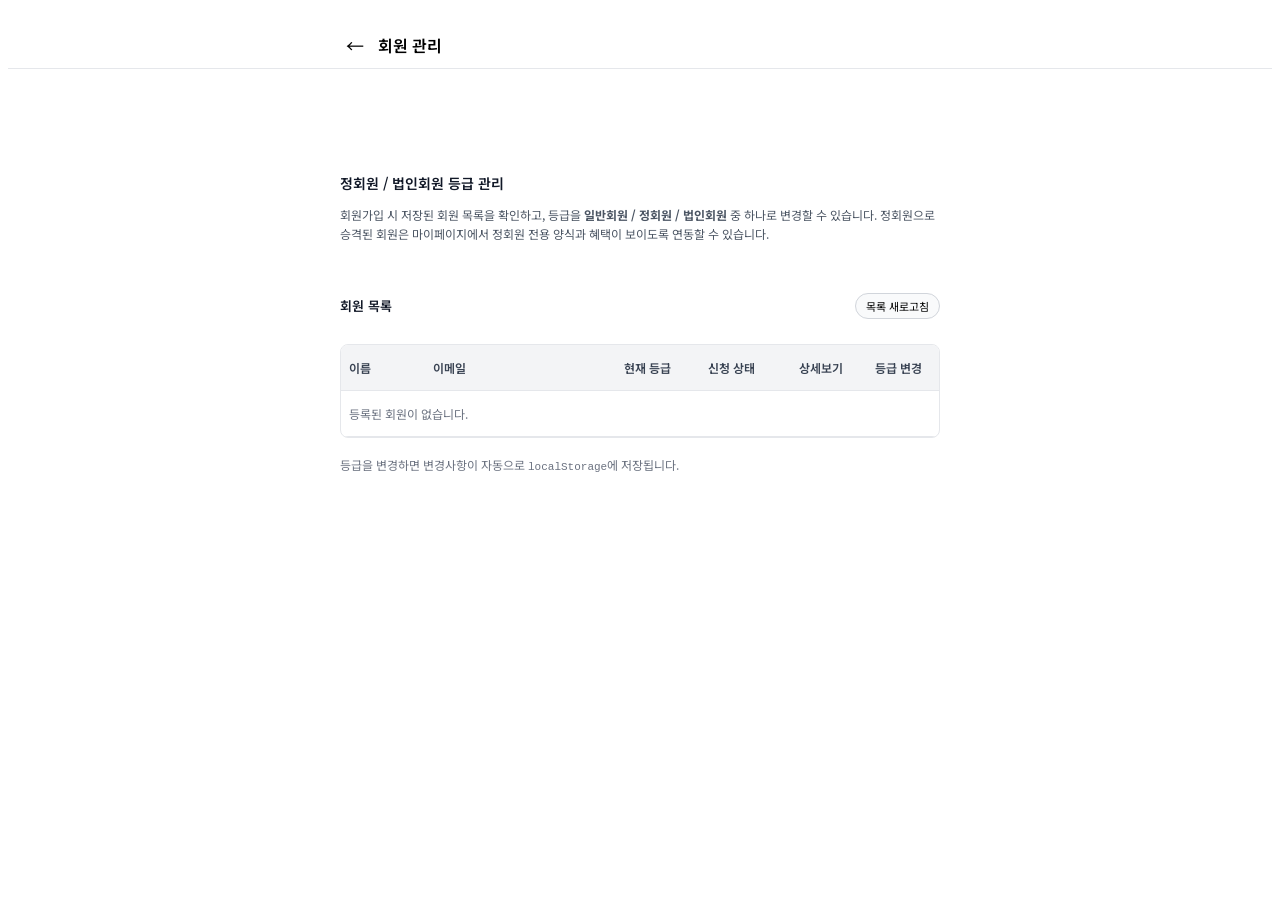
<file: memberList.html>
<!DOCTYPE html>
<html lang="ko">
  <head>
    <meta charset="UTF-8" />
    <title>회원 관리 | 재태국한인회</title>
    <meta name="viewport" content="width=device-width, initial-scale=1.0" />
    <!-- 공통 스타일 (이미 사용 중인 main.css 기준) -->
    <link rel="stylesheet" href="css/main.css" />
    <!-- 회원 관리 전용 스타일 -->
    <link rel="stylesheet" href="css/memberList.css" />
  </head>
  <body>
    <!-- 헤더: 다른 페이지와 겹치지 않게 member 전용 클래스 사용 -->
    <header class="member-header">
      <div class="member-header__inner">
        <div class="member-header__left">
          <button
            type="button"
            class="member-header__back"
            aria-label="이전 페이지로 돌아가기"
            onclick="history.back()"
          >
            &#x2190;
          </button>
          <h1 class="member-header__title">회원 관리</h1>
        </div>
        <div class="member-header__right">
          <!-- 필요하면 나중에 관리자 로그아웃 버튼 등 추가 -->
        </div>
      </div>
    </header>

    <main class="member-page">
      <!-- 안내 영역 -->
      <section class="member-intro">
        <h2 class="member-intro__title">정회원 / 법인회원 등급 관리</h2>
        <p class="member-intro__text">
          회원가입 시 저장된 회원 목록을 확인하고, 등급을
          <strong>일반회원 / 정회원 / 법인회원</strong> 중 하나로 변경할 수 있습니다.
          정회원으로 승격된 회원은 마이페이지에서 정회원 전용 양식과 혜택이 보이도록
          연동할 수 있습니다.
        </p>
      </section>

      <!-- 회원 리스트 영역 -->
      <section class="member-list">
        <div class="member-list__header">
          <h3 class="member-list__title">회원 목록</h3>
          <button
            type="button"
            class="member-list__refresh"
            id="btnMemberRefresh"
          >
            목록 새로고침
          </button>
        </div>

        <div class="member-table__wrapper">
          <table class="member-table">
            <thead>
              <tr>
                <th>이름</th>
                <th>이메일</th>
                <th>현재 등급</th>
                <th>신청 상태</th>
                <th>상세보기</th>
                <th>등급 변경</th>
              </tr>
            </thead>
            <tbody id="memberTableBody">
              <!-- memberList.js에서 자동 주입 -->
            </tbody>
          </table>
        </div>

        <p class="member-hint">
          등급을 변경하면 변경사항이 자동으로
          <span>localStorage</span>에 저장됩니다.
        </p>
      </section>
    </main>

    <script src="script/memberList.js"></script>
  </body>
</html>
</file>
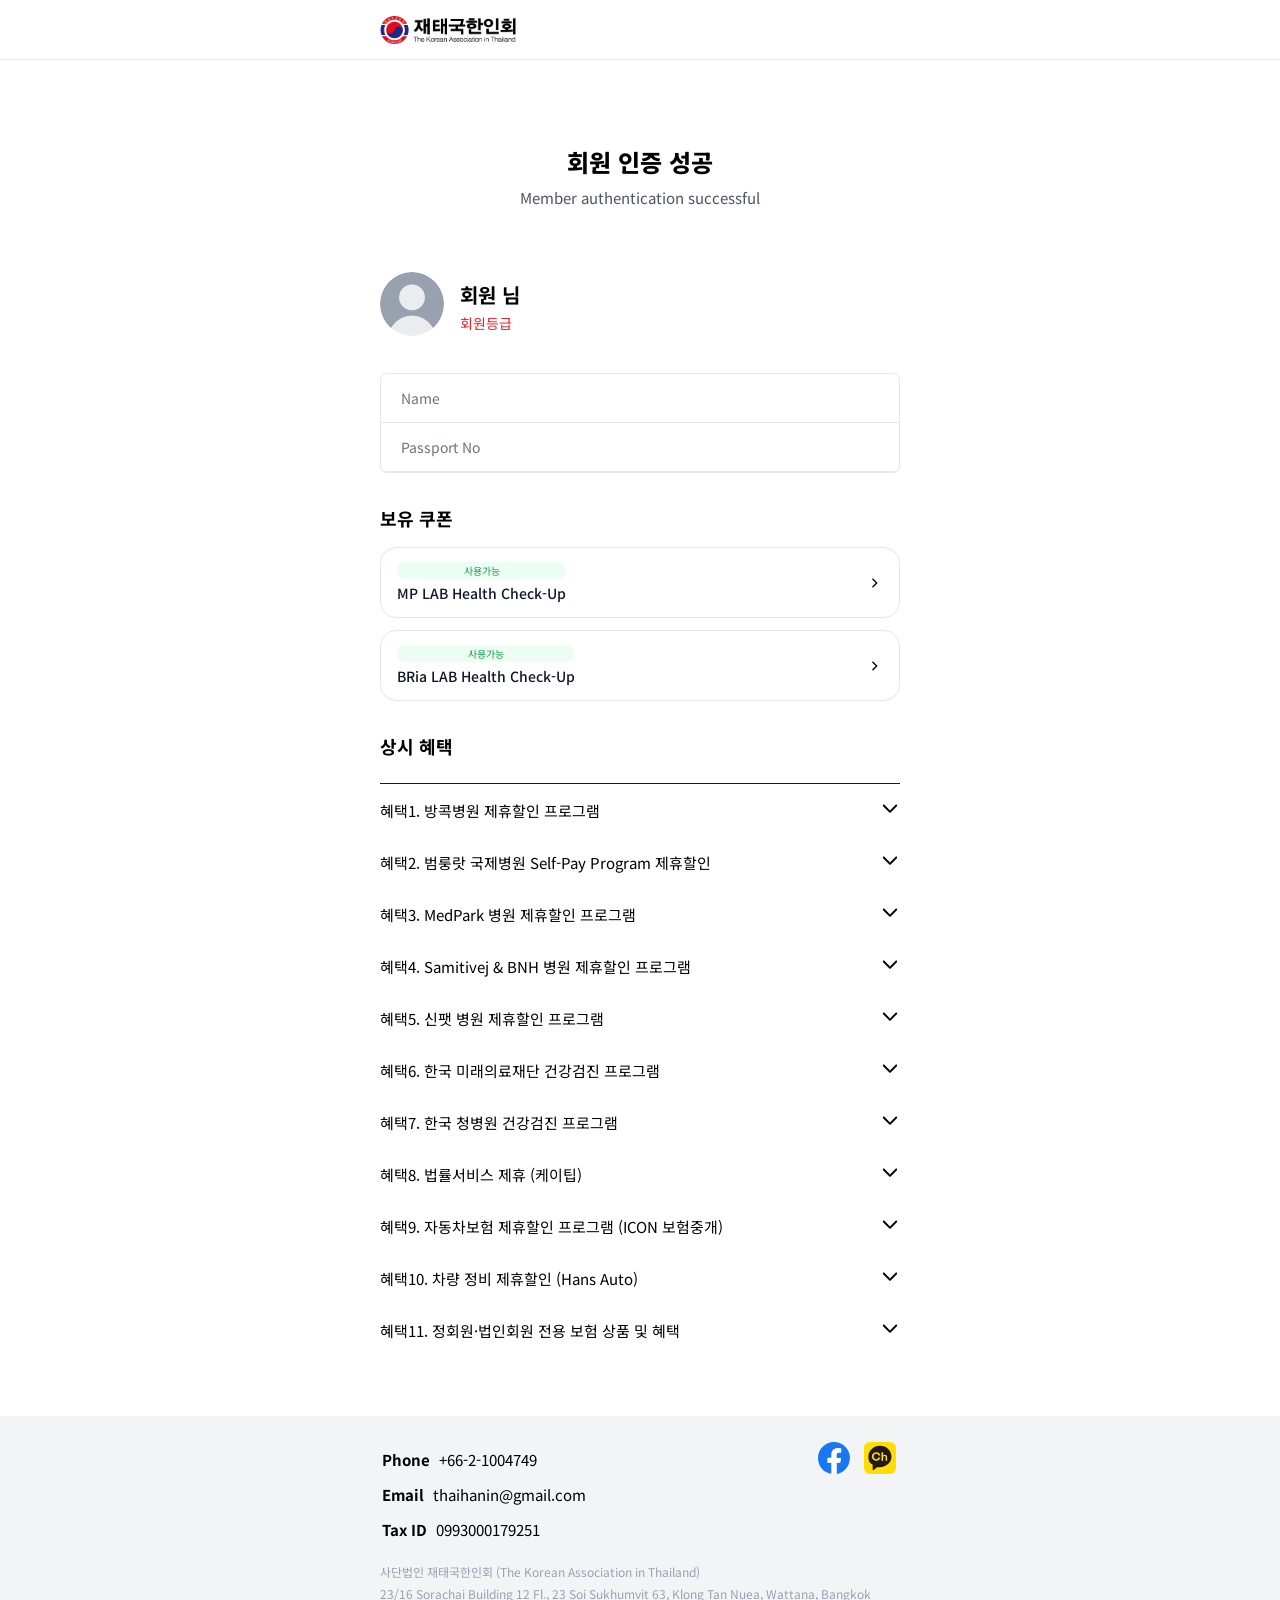
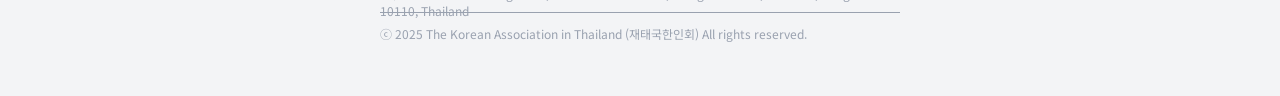
<file: MemberVerification.html>
<!DOCTYPE html>
<html lang="ko">
  <head>
    <meta charset="UTF-8" />
    <meta name="viewport" content="width=device-width, initial-scale=1.0" />
    <title>회원 인증 성공</title>
    <link rel="stylesheet" href="css/main.css" />
    <link rel="stylesheet" href="css/Member Verification.css" />
  </head>
  <body>
    <!-- 상단 공통 헤더 -->
    <header class="basic-header">
      <div class="basic-header__inner">
        <div class="basic-header__logo">
          <a href="member.html">
            <img src="img/logo.png" alt="재태국한인회" />
          </a>
        </div>
      </div>
    </header>

    <!-- 메인 컨텐츠 영역 -->
    <div class="content">
      <main class="basic-main">
        <section class="verification-intro">
          <h1 class="verification-intro__title">회원 인증 성공</h1>
          <p class="verification-intro__subtitle">Member authentication successful</p>
        </section>
        <!-- 멤버십 카드 + 프로필 -->
        <section class="basic-profile">
          <div class="basic-profile__left">
            <div class="basic-profile__avatar">
              <img src="img/profile-default.png" alt="" />
            </div>
            <div class="basic-profile__info">
              <p class="basic-profile__name">회원이름 님</p>
              <p class="basic-profile__grade">회원등급</p>
            </div>
          </div>
        </section>


        <div id="memberAfterUpgrade">
          <!-- 멤버십 정보 카드 (Name / Passport / QR) -->
          <section class="basic-name-card">
            <div class="basic-name-card__row">
              <span class="basic-name-card__label">Name</span>
              <span class="basic-name-card__value" id="memberCardName"></span>
            </div>
            <div class="basic-name-card__row">
              <span class="basic-name-card__label">Passport No</span>
              <span class="basic-name-card__value" id="memberCardPassport"></span>
            </div>

          </section>

          <!-- 보유 쿠폰 섹션 -->
          <section class="coupon-section">
            <h2 class="coupon-section__title">보유 쿠폰</h2>
            <div class="coupon-list">
              <button type="button" class="coupon-item" data-coupon="mp">
                <div class="coupon-item__left">
                  <span class="coupon-item__status" data-coupon-status>사용가능</span>
                  <span class="coupon-item__name">MP LAB Health Check-Up</span>
                </div>
                <span class="coupon-item__arrow">
                  <img src="img/caret-right-mini.svg" alt="" />
                </span>
              </button>

              <button type="button" class="coupon-item" data-coupon="bria">
                <div class="coupon-item__left">
                  <span class="coupon-item__status" data-coupon-status>사용가능</span>
                  <span class="coupon-item__name">BRia LAB Health Check-Up</span>
                </div>
                <span class="coupon-item__arrow">
                  <img src="img/caret-right-mini.svg" alt="" />
                </span>
              </button>
            </div>
          </section>

        <!-- 정회원(법인회원) 혜택 안내 -->
        <section class="basic-section basic-section--benefits">
          <h2 class="basic-section__title">상시 혜택</h2>

          <!-- 상시 혜택 -->
          <div class="benefit-category">
            <h3 class="benefit-category__title">상시 혜택</h3>
            <div class="benefit-accordion">
              <!-- 혜택 1 -->
              <article class="benefit">
                <button class="benefit__header" type="button">
                  <span class="benefit__title">
                    혜택1. 방콕병원 제휴할인 프로그램
                  </span>
                  <span class="benefit__toggle" aria-hidden="true">
                    <img src="img/caret-down-bold.svg" alt="" />
                  </span>
                </button>
                <div class="benefit__body">
                  <p><strong>1. 적용 대상</strong></p>
                  <ul>
                    <li>재태국한인회 등록 회원 본인 및 가족 (부모, 배우자, 자녀)</li>
                  </ul>

                  <p><strong>2. 이용 병원</strong></p>
                  <ul>
                    <li>총 13개 지역, 16개 병원 (방콕병원 본원 포함)</li>
                    <li>치앙마이, 후아힌, 콘캔, 팍총, 찬타부리, 핏사눌록, 치앙라이, 우돈, 푸켓, 파타야, 라용 일대 등</li>
                  </ul>

                  <p><strong>3. 서비스 이용 조건</strong></p>
                  <ul>
                    <li>한인회 정회원증 또는 법인회원증, QR 코드 지참 필수</li>
                    <li>타 프로모션과 중복 불가</li>
                  </ul>

                  <p><strong>4. 주요 할인 혜택</strong></p>
                  <ul>
                    <li>약제, 검사, 엑스레이 비용: 10% 할인 (일부 지역 5%)</li>
                    <li>병실료: 최대 20% 할인 (병원·병실 종류에 따라 상이)</li>
                    <li>일부 병원 치과 치료: 10% 할인 (교정 등 특수 진료 제외)</li>
                  </ul>

                  <p><strong>5. 지역별 주요 혜택 요약</strong></p>
                  <ul>
                    <li><strong>Bangkok Hospital (BHQ) / Chiangmai / Hua Hin / Khon Kaen</strong><br />약·검사·엑스레이 10%, 병실료 20%, 치과 10%</li>
                    <li><strong>Pakchong / Chanthaburi</strong><br />약·검사·엑스레이 10%, 병실료 10~20%</li>
                    <li><strong>Phitsanulok</strong><br />약·검사·엑스레이 5%, 병실료 10% (ICU 제외)</li>
                    <li><strong>Chiangrai / Udon / Phuket / Pattaya / Rayong Network 병원</strong><br />약제 10%, 병실료 10~20% (병원별 상이)</li>
                  </ul>

                  <p><strong>6. 추가 서비스</strong></p>
                  <ul>
                    <li>24시간 이메일 상담 서비스 제공 (비의료 정보 포함)</li>
                    <li>한국인 통역 제공 (병원별 상이)</li>
                    <li>긴급 상황 시, 주태국 한국대사관에 즉시 연락 조치</li>
                  </ul>

                  <p><strong>7. 개인정보 보호</strong></p>
                  <ul>
                    <li>양 기관은 PDPA 등 관련 법령 준수</li>
                    <li>위반 시 손해배상 책임 발생</li>
                  </ul>

                  <p><strong>8. 계약 기간</strong></p>
                  <ul>
                    <li>유효기간: 2025년 7월 1일 ~ 2027년 6월 30일</li>
                    <li>사전 30일 서면 통보 시 해지 가능</li>
                    <li>해지 전 미납 의료비 정산 필요</li>
                  </ul>
                </div>
              </article>

              <!-- 혜택 2 -->
              <article class="benefit">
                <button class="benefit__header" type="button">
                  <span class="benefit__title">
                    혜택2. 범룽랏 국제병원 Self-Pay Program 제휴할인
                  </span>
                  <span class="benefit__toggle" aria-hidden="true">
                    <img src="img/caret-down-bold.svg" alt="" />
                  </span>
                </button>
                <div class="benefit__body">
                  <p><strong>1. 적용 대상</strong></p>
                  <ul>
                    <li>회원(Member): 재태국한인회 정회원 및 법인회원</li>
                    <li>가족(Family Member): 회원의 부모, 배우자, 자녀</li>
                    <li>외부회원(Exclusive Member): 협력단체 구성원 등, 별도 지정자</li>
                  </ul>

                  <p><strong>2. 할인 혜택</strong></p>
                  <ul>
                    <li>현금 결제: 15% 할인</li>
                    <li>신용카드 결제: 10% 할인</li>
                    <li>대상 항목:
                      <ul>
                        <li>병실료(Room)</li>
                        <li>약품 및 건강보조식품</li>
                        <li>검사(Laboratory)</li>
                        <li>의료 소모품</li>
                        <li>엑스레이</li>
                        <li>치과 진료: 10% (교정 치료 제외)</li>
                      </ul>
                    </li>
                    <li>할인 제외: 의사 진료비, 항암치료, 패키지 상품 등</li>
                  </ul>

                  <p><strong>3. 등록 및 병원 이용 시 필요 서류</strong></p>
                  <ul>
                    <li>회원: 재태국한인회 회원증 또는 병원 앱 전자카드/직원증/보험카드</li>
                    <li>가족: 회원증 + 가족관계 증빙서류 (가족관계증명서, 혼인신고서 등)</li>
                    <li>외부회원: 병원 전자카드</li>
                  </ul>

                  <p><strong>4. 유효기간 및 해지</strong></p>
                  <ul>
                    <li>카드의 만료일까지 유효</li>
                    <li>병원 또는 한인회가 30일 전 서면 통보 시 해지 가능</li>
                    <li>계약은 연 단위 자동 갱신</li>
                  </ul>

                  <p><strong>5. 병원 그룹 소속 기관</strong></p>
                  <ul>
                    <li>범룽랏 국제병원 (Bumrungrad International Hospital)</li>
                    <li>Vitallife Wellness Center (예방의학)</li>
                    <li>Esperance Clinic (암 통합 치료 전문)</li>
                  </ul>
                </div>
              </article>

              <!-- 혜택 3 -->
              <article class="benefit">
                <button class="benefit__header" type="button">
                  <span class="benefit__title">
                    혜택3. MedPark 병원 제휴할인 프로그램
                  </span>
                  <span class="benefit__toggle" aria-hidden="true">
                    <img src="img/caret-down-bold.svg" alt="" />
                  </span>
                </button>
                <div class="benefit__body">
                  <p><strong>1. 적용 대상</strong></p>
                  <ul>
                    <li>재태국한인회 등록 정회원 및 법인회원 (외래/입원 진료 시)</li>
                  </ul>

                  <p><strong>2. 주요 혜택</strong></p>
                  <ul>
                    <li>병실료: 10% 할인 (식사비, 간호비, 서비스요금 제외)</li>
                    <li>약품: 5% 할인 (항암제, 호르몬제, 백신, 한방약 등 일부 항목 제외)</li>
                    <li>치과 치료: 5% 할인 (스케일링, 충치치료, 발치, 신경치료 / 치과의사 진료비 제외)</li>
                    <li>24시간 이메일 상담: <a href="mailto:access@medparkhospital.com">access@medparkhospital.com</a></li>
                    <li>한국어·태국어·영어 통역 서비스 무료 제공</li>
                  </ul>

                  <p><strong>3. 이용 시 제출서류</strong></p>
                  <ul>
                    <li>재태국한인회 회원증</li>
                    <li>보험카드 (해당자)</li>
                    <li>진료 전 제시해야 할인 적용 가능</li>
                  </ul>

                  <p><strong>4. 보험 적용 관련</strong></p>
                  <ul>
                    <li>보험 적용 후 남은 본인 부담금에 대해 할인 적용 가능</li>
                    <li>또는 전체 금액 할인 vs 보험 청구 중 선택 가능 (병원 규정에 따름)</li>
                  </ul>

                  <p><strong>5. 계약 기간</strong></p>
                  <ul>
                    <li>2025년 6월 15일 ~ 2027년 6월 14일 (2년간)</li>
                    <li>종료 30일 전 서면 합의 시 연장 가능</li>
                  </ul>
                </div>
              </article>

              <!-- 혜택 4 -->
              <article class="benefit">
                <button class="benefit__header" type="button">
                  <span class="benefit__title">
                    혜택4. Samitivej &amp; BNH 병원 제휴할인 프로그램
                  </span>
                  <span class="benefit__toggle" aria-hidden="true">
                    <img src="img/caret-down-bold.svg" alt="" />
                  </span>
                </button>
                <div class="benefit__body">
                  <p><strong>1. 적용 대상</strong></p>
                  <ul>
                    <li>재태국한인회 정회원 및 법인회원</li>
                  </ul>

                  <p><strong>2. 이용 병원</strong></p>
                  <ul>
                    <li>Samitivej Sukhumvit / Srinakarin / Children’s / Chinatown / Thonburi / Sriracha</li>
                    <li>BNH Hospital</li>
                  </ul>

                  <p><strong>3. 주요 할인 혜택</strong></p>
                  <ul>
                    <li>입원실 요금 15% 할인 (식사·간병비·서비스 요금 제외)</li>
                    <li>처방약 10% 할인 (항암제·호르몬제·백신 등 제외)</li>
                    <li>치과 시술 5% 할인 (스케일링, 충치치료, 발치, 신경치료 / 진료비 제외)</li>
                    <li>무료 통역 서비스 제공<br />
                      Tel: 02-022-2127, 02-022-2128<br />
                      Email: <a href="mailto:svhkorean@samitivej.co.th">svhkorean@samitivej.co.th</a>
                    </li>
                  </ul>

                  <p><strong>4. 유효기간</strong></p>
                  <ul>
                    <li>본 제휴 할인은 2027년 12월 31일까지 유효</li>
                  </ul>
                </div>
              </article>

              <!-- 혜택 5 -->
              <article class="benefit">
                <button class="benefit__header" type="button">
                  <span class="benefit__title">
                    혜택5. 신팻 병원 제휴할인 프로그램
                  </span>
                  <span class="benefit__toggle" aria-hidden="true">
                    <img src="img/caret-down-bold.svg" alt="" />
                  </span>
                </button>
                <div class="benefit__body">
                  <p>
                    신팻 병원 제휴할인 프로그램은 추후 업데이트 예정입니다.
                  </p>
                </div>
              </article>

              <!-- 혜택 6 -->
              <article class="benefit">
                <button class="benefit__header" type="button">
                  <span class="benefit__title">
                    혜택6. 한국 미래의료재단 건강검진 프로그램
                  </span>
                  <span class="benefit__toggle" aria-hidden="true">
                    <img src="img/caret-down-bold.svg" alt="" />
                  </span>
                </button>
                <div class="benefit__body">
                  <p><strong>1. 검진 비용 및 대상</strong></p>
                  <ul>
                    <li>검진비용: 40만원 (정상가 대비 최대 50% 할인)</li>
                    <li>대상: 재태국한인 정회원, 법인회원 및 가족</li>
                  </ul>

                  <p><strong>2. 기본 검진 항목</strong></p>
                  <ul>
                    <li>위·대장 내시경 (조건부)</li>
                    <li>치과검진, 갑상선 검사, 심전도, 혈액검사 등 약 90여 가지 항목</li>
                  </ul>

                  <p><strong>3. 정밀 검사 (택 3)</strong></p>
                  <ul>
                    <li>MRI, CT, 초음파 등 총 24개 항목 중 3개 선택</li>
                  </ul>

                  <p><strong>4. 성별 추가 검사</strong></p>
                  <ul>
                    <li>여성: 유방암·자궁암·골반 초음파</li>
                    <li>남성: 전립선 초음파</li>
                  </ul>

                  <p><strong>5. 예약 방법</strong></p>
                  <ul>
                    <li>전화: 02-540-0001 (내선 1번) – 예약 시 반드시 “한인회”라고 언급</li>
                    <li>온라인: 미래의료재단 홈페이지 간편예약</li>
                    <li>카카오톡: 해외 거주자용 채널 이용 가능</li>
                  </ul>

                  <p><strong>6. 검진 장소</strong></p>
                  <ul>
                    <li>서울 강남구 테헤란로 513 K타워 9·10층 (선릉역 5번 출구 인근)</li>
                  </ul>
                </div>
              </article>

              <!-- 혜택 7 -->
              <article class="benefit">
                <button class="benefit__header" type="button">
                  <span class="benefit__title">
                    혜택7. 한국 청병원 건강검진 프로그램
                  </span>
                  <span class="benefit__toggle" aria-hidden="true">
                    <img src="img/caret-down-bold.svg" alt="" />
                  </span>
                </button>
                <div class="benefit__body">
                  <p><strong>1. 검진 비용 및 대상</strong></p>
                  <ul>
                    <li>프로그램명: 청케어 프리미엄+</li>
                    <li>검진비용: 400,000원 (정상가 1,000,000원 → 약 60% 할인)</li>
                    <li>대상: 재태국한인 정회원, 법인회원 및 모든 가족</li>
                  </ul>

                  <p><strong>2. 주요 검진 항목</strong></p>
                  <ul>
                    <li>위·대장 수면 내시경</li>
                    <li>폐 CT, 뇌 MRI + 뇌혈관 MRA</li>
                    <li>혈액·소변 종합검사 등 약 100여 개 항목</li>
                  </ul>

                  <p><strong>3. 추가 항목 할인</strong></p>
                  <ul>
                    <li>복부·갑상선·경동맥 초음파 등 추가 시 할인된 비용 적용</li>
                    <li>유방·전립선 초음파, 뇌 위축도 검사 등 선택 가능</li>
                  </ul>

                  <p><strong>4. 장소 및 예약</strong></p>
                  <ul>
                    <li>청병원 건강검진센터 – 서울 강동구 올림픽로 546 (천호역 3번 출구 인근)</li>
                    <li>예약: 02-2202-3114(내선2), 또는 오픈 카카오톡 채널</li>
                  </ul>
                </div>
              </article>

              <!-- 혜택 8 -->
              <article class="benefit">
                <button class="benefit__header" type="button">
                  <span class="benefit__title">
                    혜택8. 법률서비스 제휴 (케이팁)
                  </span>
                  <span class="benefit__toggle" aria-hidden="true">
                    <img src="img/caret-down-bold.svg" alt="" />
                  </span>
                </button>
                <div class="benefit__body">
                  <p><strong>1. 적용 대상</strong></p>
                  <ul>
                    <li>재태국한인회 정회원 및 법인회원</li>
                  </ul>

                  <p><strong>2. 제공 서비스</strong></p>
                  <ul>
                    <li>기업 관련 법률자문</li>
                    <li>형사 소송</li>
                    <li>민사 소송</li>
                  </ul>

                  <p><strong>3. 문의처</strong></p>
                  <ul>
                    <li>(주)케이팁 – <a href="mailto:ktipact@gmail.com">ktipact@gmail.com</a></li>
                  </ul>
                </div>
              </article>

              <!-- 혜택 9 -->
              <article class="benefit">
                <button class="benefit__header" type="button">
                  <span class="benefit__title">
                    혜택9. 자동차보험 제휴할인 프로그램 (ICON 보험중개)
                  </span>
                  <span class="benefit__toggle" aria-hidden="true">
                    <img src="img/caret-down-bold.svg" alt="" />
                  </span>
                </button>
                <div class="benefit__body">
                  <p><strong>1. 적용 대상</strong></p>
                  <ul>
                    <li>재태국한인회 정회원 및 법인회원</li>
                  </ul>

                  <p><strong>2. 혜택 제공 기준</strong></p>
                  <ul>
                    <li>ICON 보험중개법인을 통해 자동차보험 가입 시 적용</li>
                    <li>정회원/법인 지정대상자 명의 차량 1대 한정</li>
                    <li>순 보험료 기준 최대 8% 할인 (인지세·부가세 제외)</li>
                    <li>의무보험(책임보험) 및 타 할인과 중복 불가</li>
                    <li>1년간 유효, 갱신 시 회원 자격 재확인</li>
                  </ul>

                  <p><strong>3. 제출 서류</strong></p>
                  <ul>
                    <li>재태국한인회 회원 QR코드 또는 회원증</li>
                    <li>차량 소유주 여권 사본</li>
                    <li>차량 등록증 사본</li>
                    <li>연락처 (이메일, 전화번호)</li>
                    <li>현 보험 증권 사본</li>
                  </ul>

                  <p><strong>4. 문의 및 신청</strong></p>
                  <ul>
                    <li><a href="mailto:wsryu@theiconinsure.com">wsryu@theiconinsure.com</a></li>
                  </ul>
                </div>
              </article>

              <!-- 혜택 10 -->
              <article class="benefit">
                <button class="benefit__header" type="button">
                  <span class="benefit__title">
                    혜택10. 차량 정비 제휴할인 (Hans Auto)
                  </span>
                  <span class="benefit__toggle" aria-hidden="true">
                    <img src="img/caret-down-bold.svg" alt="" />
                  </span>
                </button>
                <div class="benefit__body">
                  <p><strong>1. 적용 대상</strong></p>
                  <ul>
                    <li>재태국한인회 정회원</li>
                  </ul>

                  <p><strong>2. 할인 품목</strong></p>
                  <ul>
                    <li>엔진오일 교환: 엔진오일 10% 할인</li>
                    <li>차량 정비 시 정비 공임 10% 할인</li>
                    <li>타이어 교환 고객: 펑크 수리 무상</li>
                    <li>상시 차량 점검 무상 (단, 견적서 발행은 유상)</li>
                  </ul>

                  <p><strong>3. 혜택 조건</strong></p>
                  <ul>
                    <li>정회원 본인 명의 차량 1대에 한함</li>
                    <li>상용차 및 특장 차량 제외</li>
                    <li>할인 금액은 현금 환불 불가</li>
                    <li>타 할인과 중복 적용 불가</li>
                    <li>1년간 유효, 갱신 시 정회원 자격 확인</li>
                  </ul>

                  <p><strong>4. 문의처</strong></p>
                  <ul>
                    <li>한종욱 대표 – 097-131-6080 (09:00~18:00)</li>
                    <li><a href="mailto:hansauto1349@gmail.com">hansauto1349@gmail.com</a></li>
                  </ul>
                </div>
              </article>

              <!-- 혜택 11 -->
              <article class="benefit">
                <button class="benefit__header" type="button">
                  <span class="benefit__title">
                    혜택11. 정회원·법인회원 전용 보험 상품 및 혜택
                  </span>
                  <span class="benefit__toggle" aria-hidden="true">
                    <img src="img/caret-down-bold.svg" alt="" />
                  </span>
                </button>
                <div class="benefit__body">
                  <p><strong>1. 주요 혜택 개요</strong></p>
                  <ul>
                    <li>상품별 보험료 할인 (가입 첫 회에 한해 일정 금액 환급)</li>
                    <li>한국 거주 수혜자도 사망보장금 수령 가능 (소정 서류 제출 시)</li>
                  </ul>

                  <p><strong>2. 보험 상품 유형</strong></p>
                  <ul>
                    <li>건강보험: 입원·통원 치료비 보장</li>
                    <li>상해보험: 사고 시 사망보장 및 의료비 보장</li>
                    <li>저축 생명보험: 소득공제 혜택 포함</li>
                  </ul>

                  <p><strong>3. 피보험자 조건 (예시)</strong></p>
                  <ul>
                    <li>재태국한인회 정회원 또는 법인회원</li>
                    <li>태국 내 취업(Work Permit 보유) 또는 2년 이상 사업·법인 운영자</li>
                    <li>배우자가 태국인이며 태국 거주, 태국 내 주소지 보유 등</li>
                  </ul>

                  <p><strong>4. 가입 불가 대상 (예시)</strong></p>
                  <ul>
                    <li>관광비자·교육비자(가디언 포함) 등 단기 체류 비자 소지자</li>
                    <li>제한 국가 거주자 또는 해당 국가에서 수입 발생자</li>
                  </ul>

                  <p><strong>5. 가입 시 필요서류</strong></p>
                  <ul>
                    <li>여권 및 비자 사본</li>
                    <li>노동허가증 사본</li>
                    <li>사업체 운영 시 법인등록서 사본</li>
                    <li>배우자가 태국인인 경우 혼인증명서 또는 거주증명서</li>
                  </ul>

                  <p><strong>6. 문의 및 견적</strong></p>
                  <ul>
                    <li>가입 희망자 영문 성명, 생년월일, 희망 상품명 (예: Whole Life 99/20 Option 2) 등을 한인회 사무국으로 전달</li>
                    <li>이메일: <a href="mailto:thaihanin@gmail.com">thaihanin@gmail.com</a></li>
                  </ul>
                </div>
              </article>
            </div>
          </div>
        </section>

      <!-- 쿠폰 상세보기 모달 -->
      <div id="couponModal" class="coupon-modal" aria-hidden="true">
        <div class="coupon-modal__backdrop"></div>
        <div class="coupon-modal__content" role="dialog" aria-modal="true" aria-labelledby="couponModalTitle">
          <header class="coupon-modal__header">
            <h3 id="couponModalTitle" class="coupon-modal__title">쿠폰 상세보기</h3>
            <button type="button" class="coupon-modal__close" aria-label="닫기">✕</button>
          </header>
          <div class="coupon-modal__body">
            <!-- MP LAB 쿠폰 상세 -->
            <div class="coupon-detail coupon-detail--mp is-active">
              <p><strong>재태국 한인회원 무료 건강검진 특별 혜택 안내</strong></p>
              <p>MP Healthplus Clinic (Health Plus Global Laboratory Co., Ltd.)</p>
              <p><strong>1. 검진 비용 및 대상</strong></p>
              <p>- 기본 검진 비용: 무료 (비회원가 1,900바트)</p>
              <p>- 대상: 재태국 한인회원 정회원 및 법인회원 (한인회 회원증 QR코드 또는 회원증 소지자)</p>
              <p>- 검진 방식: 개인 단위의 Walk-in 건강검진 프로그램</p>
              <p><strong>2. 기본 검진 항목 (총 13개 항목 포함)</strong></p>
              <p>- Health Check 45 패키지</p>
              <p>- CBC (혈액 일반 검사)</p>
              <p>- 소변 검사</p>
              <p>- 혈당 (당뇨)</p>
              <p>- 신장 기능: BUN, Creatinine, Uric Acid</p>
              <p>- 지질 검사: 총콜레스테롤, 중성지방, HDL, LDL</p>
              <p>- 간 기능 검사: SGOT(AST), SGPT(ALT), ALP</p>
              <p><strong>3. 추가 유료 검사 패키지 할인 혜택 (각 항목 최대 50% 할인)</strong></p>
              <p>- 종합 Executive Check, 남/여성 암 표지자, 호르몬, 항노화, 갑상선, 빈혈, 스트레스 호르몬 등</p>
              <p><strong>4. 검진 결과 및 안내</strong></p>
              <p>- 결과 제공: 2일 이내 개별 통보</p>
              <p>- 검사 장소: MP Healthplus Clinic (Lat Phrao 87 Soi 25, MP Group 빌딩 3층)</p>
              <button type="button" class="coupon-use-btn" data-coupon="mp">이 쿠폰 사용하기</button>
            </div>
            <!-- BRia LAB 쿠폰 상세 -->
            <div class="coupon-detail coupon-detail--bria">
              <p><strong>재태국 한인회원 무료 건강검진 혜택 안내</strong></p>
              <p>Bangkok R.I.A. Lab Co., Ltd. (방콕 리아랩)</p>
              <p><strong>1. 검진 대상 및 협약 개요</strong></p>
              <p>- 대상: 재태국 한인회원 정회원 및 법인회원 (한인회 회원증 QR코드 또는 회원증 소지자)</p>
              <p>- 협약 기간: 2025년 7월 1일부터 1년간 (상호 협의 시 연장 가능)</p>
              <p>- 검진 장소: Bangkok R.I.A. Lab 본원 (Lat Phrao 110 소재)</p>
              <p><strong>2. 주요 서비스 및 혜택</strong></p>
              <p>- 기본 건강검진 및 각종 검사 서비스 제공</p>
              <p>- 한국인의 니즈에 맞춘 맞춤형 검사 및 특별 패키지 제공</p>
              <p><strong>3. 혈액 채취 및 출장 서비스</strong></p>
              <p>- 본원 방문 채혈 기본</p>
              <p>- 방콕 내 출장 채혈: 1회 방문당 1,000바트 (20명 이상 단체 예약 시 출장비 면제)</p>
              <p><strong>4. 검진 결과 제공 방식</strong></p>
              <p>- PDF 또는 Word 파일로 이메일 발송, 개인정보 철저 보호</p>
              <button type="button" class="coupon-use-btn" data-coupon="bria">이 쿠폰 사용하기</button>
            </div>
          </div>
        </div>
      </div>

      </main>
    </div>

    <!-- Footer (사이트 공통 영역) -->
    <footer>
      <div class="footerInfoTop">
        <ul>
          <li>
            <span><b>Phone</b> +66-2-1004749</span>
            <span>
              <a
                href="https://www.facebook.com/people/%EC%9E%AC%ED%83%9C%EA%B5%AD%ED%95%9C%EC%9D%B8%ED%9A%8C/61579825591555/"
                ><img src="img/facebook.svg" alt="facebook"
              /></a>
              <a href="https://pf.kakao.com/_Bjfxbn"
                ><img src="img/kakao-ch.svg" alt="kakao-ch"
              /></a>
            </span>
          </li>
          <li>
            <span><b>Email</b> thaihanin@gmail.com</span>
          </li>
          <li>
            <span><b>Tax ID</b> 0993000179251</span>
          </li>
        </ul>
      </div>

      <div class="footerInfoBottom">
        <p>사단법인 재태국한인회 (The Korean Association in Thailand)</p>
        <p>
          23/16 Sorachai Building 12 Fl., 23 Soi Sukhumvit 63, Klong Tan Nuea,
          Wattana, Bangkok 10110, Thailand
        </p>
      </div>

      <hr />

      <div class="copyright">
        <p>
          ⓒ 2025 The Korean Association in Thailand (재태국한인회) All rights
          reserved.
        </p>
      </div>
    </footer>

    
    <script src="script/MemberVerification.js"></script>
  </body>
</html>
</file>
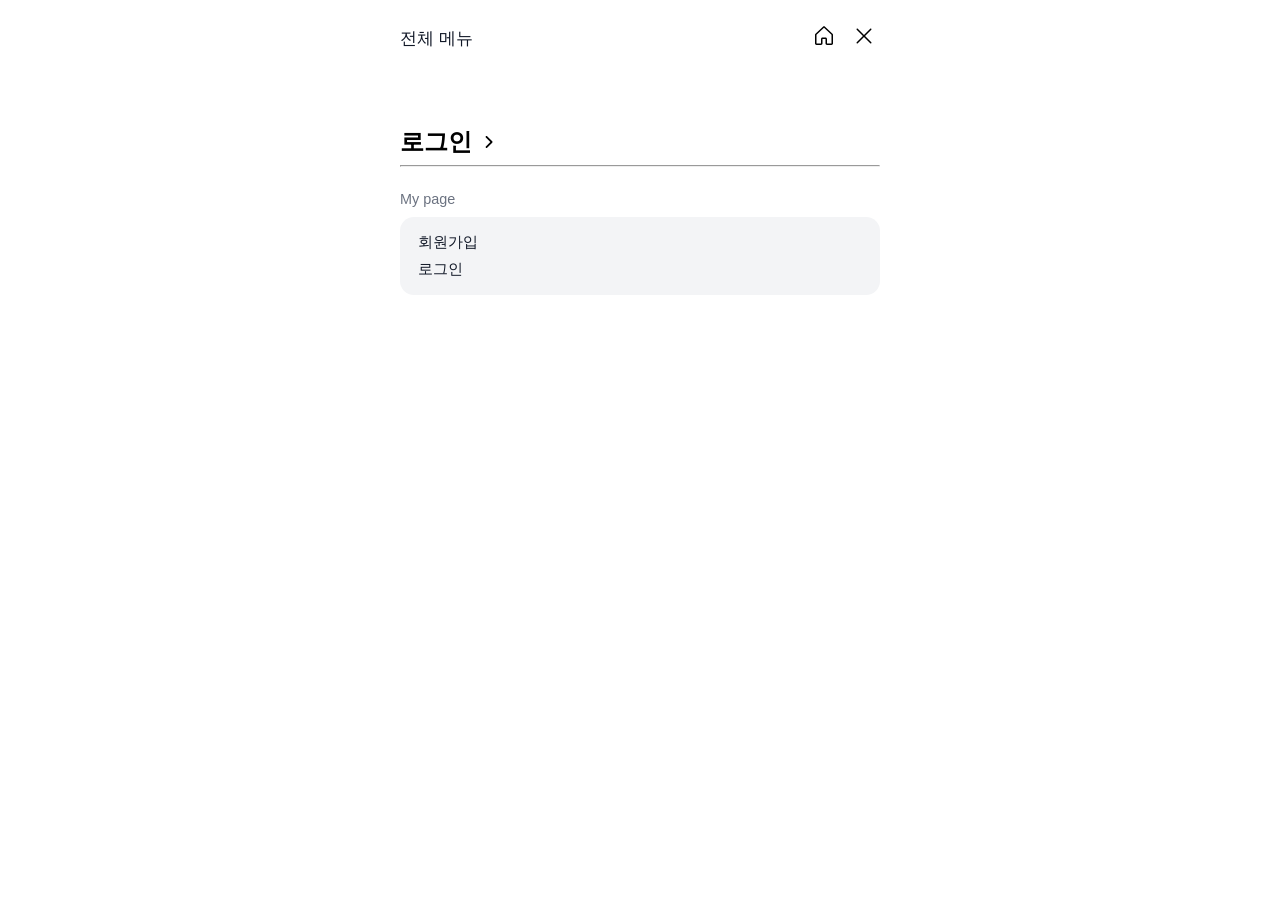
<file: menu.html>
<!DOCTYPE html>
<html lang="ko">
  <head>
    <!--
      재태국한인회 전체 메뉴 페이지 (모바일 기준)
      - 로그인 여부에 따라 "로그인" / "회원 이름" 영역과 메뉴 구성이 달라진다.
      - 실제 로그인 상태 전환은 body 태그의 class (is-guest / is-member)를 기준으로 한다.
    -->
    <meta charset="UTF-8" />
    <meta
      name="viewport"
      content="width=device-width, initial-scale=1.0, viewport-fit=cover"
    />
    <title>전체 메뉴</title>
    <link rel="stylesheet" href="css/menu.css" />
  </head>
  <!--
    [로그인 상태 전환 방법 요약]
    - 비로그인 화면: <body class="menu-page is-guest">
      · 상단 타이틀: "로그인 >"
      · My page 카드: "회원가입 / 로그인" 메뉴만 표시
    - 로그인 화면:   <body class="menu-page is-member">
      · 상단 타이틀: "회원 이름 님 >" (menu.js에서 이름 주입)
      · My page 카드: "My page / 회비납부내역 / 강의실예약" + 하단 "로그아웃" 버튼 표시

    ※ 실제 서비스에서는 서버/스크립트에서 로그인 상태를 확인한 뒤,
       is-guest / is-member 클래스를 토글하거나, menu.js에서 URL 파라미터로 전달된 이름을 읽어 처리한다.
  -->
  <body class="menu-page is-guest">
    <div class="menu-root">
      <!--
        [페이지 기본 레이아웃]
        - 상단: "전체 메뉴" + 홈 / 닫기 아이콘 (고정)
        - 중간: "로그인 >" 또는 "회원 이름 님 >" 타이틀
        - 하단: My page 카드 영역 (로그인 상태에 따라 노출 메뉴 변경)
      -->
      <!--
        상단 헤더 영역
        - 왼쪽: "전체 메뉴" 텍스트
        - 오른쪽: 홈 아이콘 / 닫기 아이콘
        - 실제 구현 시, 각 버튼에 location.href 또는 history.back() 등 네비게이션 로직을 연결해 사용한다.
      -->
      <header class="menu-header">
        <div class="menu-header__left">
          <span class="menu-header__title">전체 메뉴</span>
        </div>
        <div class="menu-header__right">
          <!-- 실제 아이콘으로 교체 가능 -->
          <button class="icon-button" type="button">
            <a href="index.html"><img src="img/house.svg" alt="" /></a>
          </button>
          <button class="icon-button" type="button">
            <img src="img/x.svg" alt="" />
          </button>
        </div>
      </header>

      <!--
        [비로그인용 타이틀]
        - 로그인하지 않은 사용자는 항상 "로그인 >" 문구만 보여준다.
      -->
      <section class="menu-main-title guest-only">
        <h1 class="menu-main-title__text">
          <a class="menu-main-title__label" href="index.html">로그인</a>
          <img src="img/caret-right-mini.svg" alt="" />
        </h1>
        <hr />
      </section>

      <!--
        [로그인 상태용 타이틀]
        - menu.js에서 URL 쿼리(name_kr 또는 name)를 읽어와 #menuUserName에 "OOO 님" 형태로 표시한다.
      -->
      <section class="menu-main-title member-only">
        <h1 class="menu-main-title__text">
          <span class="menu-main-title__label" id="menuUserName">
            회원 이름
          </span>
          <span class="menu-main-title__chevron">›</span>
        </h1>
      </section>

      <!--
        My page 카드 영역
        - 상단 "My page" 라벨
        - 내용:
          · 비로그인: 회원가입 / 로그인 메뉴만 노출 (guest-only)
          · 로그인  : My page / 회비납부내역 / 강의실예약 노출 (member-only)
      -->
      <main class="menu-content">
        <section class="menu-section">
          <h2 class="menu-section__label">My page</h2>

          <!-- 비로그인 상태에서만 보이는 메뉴 카드 -->
          <div class="menu-card guest-only">
            <a href="Agreement.html" class="menu-card__item">회원가입</a>
            <a href="index.html" class="menu-card__item">로그인</a>
          </div>

          <!-- 로그인 상태에서만 보이는 메뉴 카드 -->
          <div class="menu-card member-only">
            <a href="#" class="menu-card__item">My page</a>
            <a href="#" class="menu-card__item">회비납부내역</a>
            <a href="#" class="menu-card__item">강의실예약</a>
          </div>
        </section>

        <!--
          로그인 상태에서만 보이는 로그아웃 버튼
          - CSS에서 .member-only로 제어
          - 실제 구현 시 onclick에 로그아웃 처리(세션 제거, 리다이렉트 등)를 연결한다.
        -->
        <a href="index.html">
          <button type="button" class="menu-logout member-only">
            로그아웃
          </button></a
        >
      </main>
    </div>

    <script src="script/menu.js"></script>
  </body>
</html>
</file>
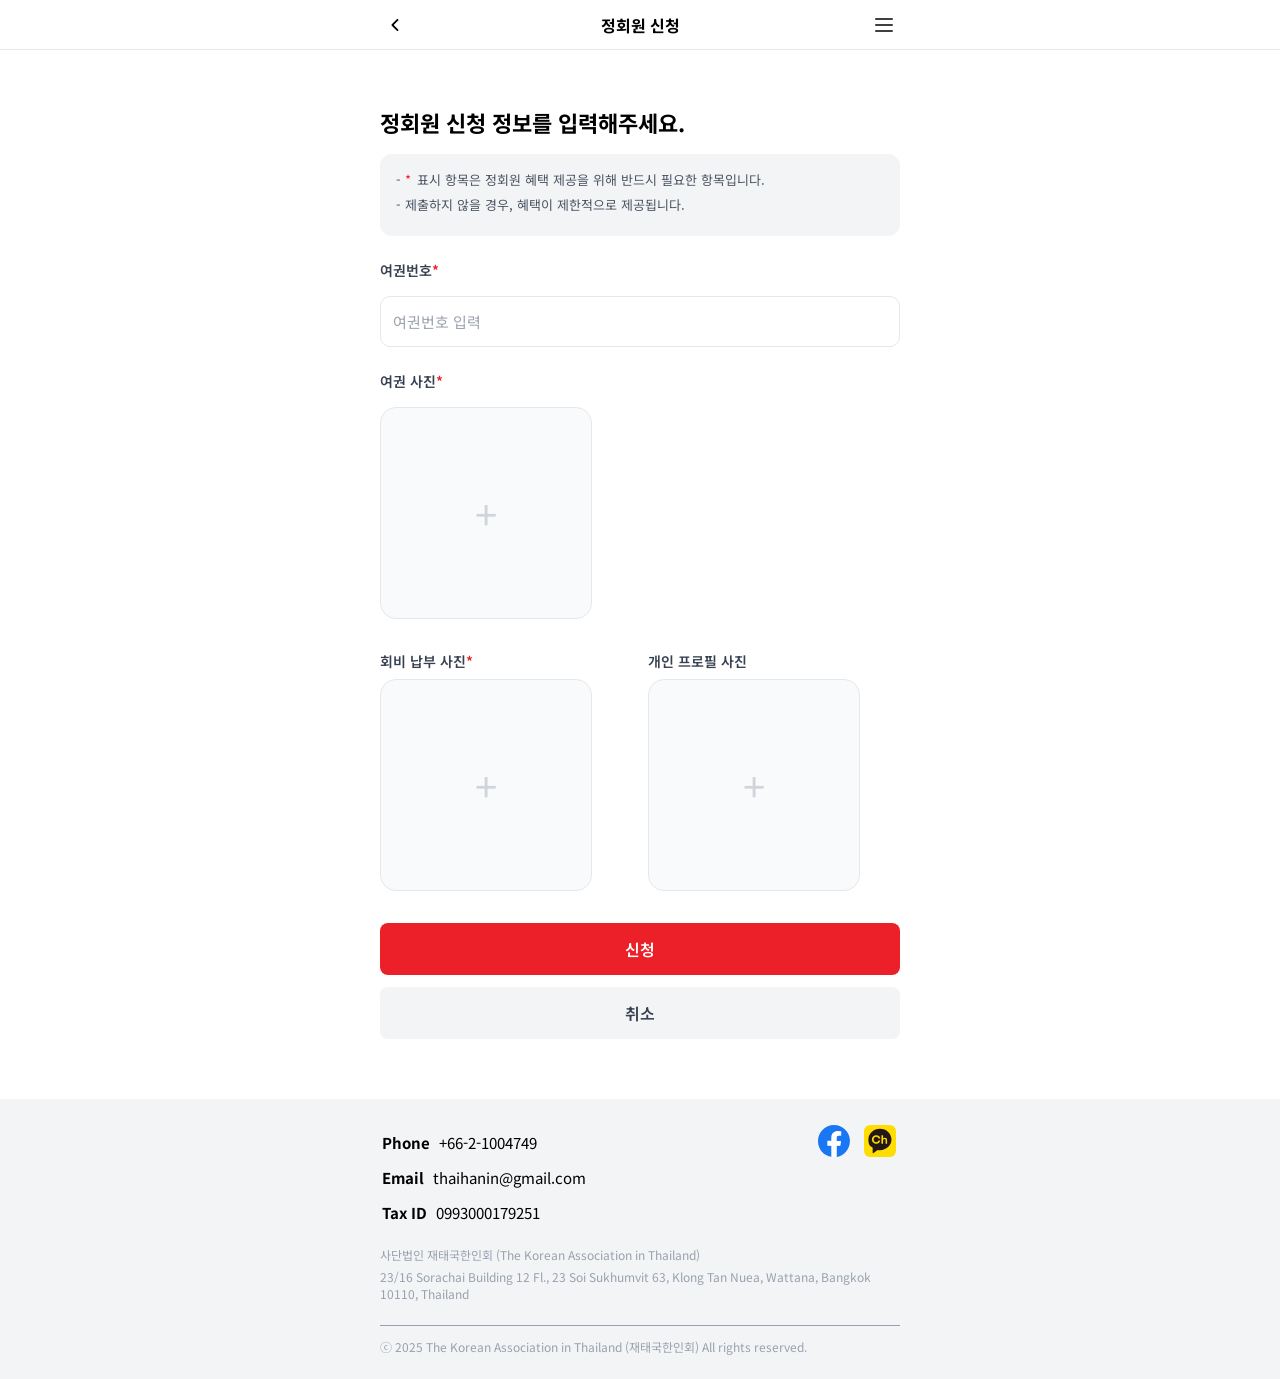
<file: upgrade.html>
<!DOCTYPE html>
<html lang="ko">
  <head>
    <meta charset="UTF-8" />
    <meta name="viewport" content="width=device-width, initial-scale=1.0" />
    <title>회원가입 약관 동의</title>
    <!-- 사이트 공통 스타일 -->
    <link rel="stylesheet" href="css/main.css" />
    <!-- 약관 동의 전용 스타일 -->
    <link rel="stylesheet" href="css/upgrade.css" />
  </head>
  <body>
    <!--
      상단 페이지 헤더
      - 좌측: 뒤로가기 아이콘 (실제 구현 시 history.back() 또는 이전 페이지 링크 연결)
      - 중앙: "회원가입 약관 동의" 제목
      - 우측: 전체 메뉴(햄버거) 아이콘
    -->
    <header class="agree-header">
      <!--
        헤더 전체는 가로 100%를 차지하고,
        .agree-header__inner가 로그인/메뉴 페이지와 동일한 가로 폭으로 중앙 정렬된다.
      -->
      <div class="agree-header__inner">
        <button
          type="button"
          class="agree-header__icon"
          aria-label="이전 페이지로 이동"
        >
          <a href="member.html"><img src="img/caret-left-mini.svg" alt="뒤로가기" /></a>
        </button>
        <h1 class="agree-header__title">정회원 신청</h1>
        <button
          type="button"
          class="agree-header__icon"
          aria-label="전체 메뉴 열기"
        >
          <a href="menu.html"><img src="img/list.svg" alt="전체 메뉴" /></a>
        </button>
      </div>
    </header>

    <div class="content">
      <main class="upgrade-main">
        <section class="upgrade-section">
          <h2 class="upgrade-title">정회원 신청 정보를 입력해주세요.</h2>

          <div class="upgrade-guide-box">
            <p class="upgrade-guide-text">
              - <span class="required">*</span> 표시 항목은 정회원 혜택 제공을 위해 반드시 필요한 항목입니다.
            </p>
            <p class="upgrade-guide-text">
              - 제출하지 않을 경우, 혜택이 제한적으로 제공됩니다.
            </p>
          </div>

          <form class="upgrade-form">
            <div class="upgrade-form-group">
              <label for="passportNumber" class="upgrade-label">
                여권번호<span class="required">*</span>
              </label>
              <input
                type="text"
                id="passportNumber"
                class="upgrade-input"
                placeholder="여권번호 입력"
                maxlength="8"
              />
            </div>

            <div class="upgrade-form-group">
              <span class="upgrade-label">
                여권 사진<span class="required">*</span>
              </span>
              <div class="upload-box">
                <input
                  type="file"
                  id="passportImage"
                  accept="image/*"
                />
                <span class="upload-plus">+</span>
              </div>
            </div>

            <div class="upgrade-form-row">
              <div class="upgrade-form-column">
                <span class="upgrade-label">
                  회비 납부 사진<span class="required">*</span>
                </span>
                <div class="upload-box">
                  <input
                    type="file"
                    id="paymentImage"
                    accept="image/*"
                  />
                  <span class="upload-plus">+</span>
                </div>
              </div>

              <div class="upgrade-form-column">
                <span class="upgrade-label">개인 프로필 사진</span>
                <div class="upload-box">
                  <input
                    type="file"
                    id="profileImage"
                    accept="image/*"
                  />
                  <span class="upload-plus">+</span>
                </div>
              </div>
            </div>

            <div class="upgrade-buttons">
              <button type="submit" class="upgrade-submit-btn">신청</button>
              <button
                type="button"
                class="upgrade-cancel-btn"
                onclick="history.back()"
              >
                취소
              </button>
            </div>
          </form>
        </section>
      </main>
    </div>


    <!-- Footer (사이트 공통 영역) -->
    <footer>
      <div class="footerInfoTop">
        <ul>
          <li>
            <span><b>Phone</b> +66-2-1004749</span>
            <span>
              <a
                href="https://www.facebook.com/people/%EC%9E%AC%ED%83%9C%EA%B5%AD%ED%95%9C%EC%9D%B8%ED%9A%8C/61579825591555/"
                ><img src="img/facebook.svg" alt="facebook"
              /></a>
              <a href="https://pf.kakao.com/_Bjfxbn"
                ><img src="img/kakao-ch.svg" alt="kakao-ch"
              /></a>
            </span>
          </li>
          <li>
            <span><b>Email</b> thaihanin@gmail.com</span>
          </li>
          <li>
            <span><b>Tax ID</b> 0993000179251</span>
          </li>
        </ul>
      </div>

      <div class="footerInfoBottom">
        <p>사단법인 재태국한인회 (The Korean Association in Thailand)</p>
        <p>
          23/16 Sorachai Building 12 Fl., 23 Soi Sukhumvit 63, Klong Tan Nuea,
          Wattana, Bangkok 10110, Thailand
        </p>
      </div>

      <hr />

      <div class="copyright">
        <p>
          ⓒ 2025 The Korean Association in Thailand (재태국한인회) All rights
          reserved.
        </p>
      </div>
    </footer>

    <script src="script/upgrade.js"></script>
  </body>
</html>
</file>
<file: css/main.css>
@import url("https://fonts.googleapis.com/css2?family=Noto+Sans+KR:wght@100;300;400;500;700;900&display=swap");
* {
  font-family: "Noto Sans KR", sans-serif;
}

/* 헤더 영역 */
header {
  width: 100%;
  height: 60px;

  position: fixed;
  top: 0px;
  left: 0px;

  z-index: 100;
  border-bottom: 1px solid #d1d5dc;

  background-color: white;
}

.HeaderContent {
  max-width: 360px;

  padding-top: 14px;

  margin: 0 auto;

  display: flex;
  justify-content: space-between;
  align-items: center;
}

.left img {
  width: 136px;
  height: 28px;
}

.right {
  width: 100px;
  height: inherit;

  display: flex;
  justify-content: space-between;
  align-items: center;
}
.right button {
  width: 60px;
  height: 30px;

  border-radius: 5px;
  background-color: white;
  border: 1px solid #d1d5dc;

  color: black;

  margin-bottom: 5px;
}
.right button:hover {
  cursor: pointer;
  background-color: #f9fafa;
}
.right img:hover {
  cursor: pointer;
}

/* 푸터 영역 */
footer {
  width: 100%;
  height: 280px;

  margin: 0 auto;

  position: relative;
  left: 0;
  bottom: 0px;

  background-color: #f3f4f6;
}
.footerInfoTop {
  max-width: 360px;
  padding-top: 10px;
  margin: 0 auto;
}

.footerInfoTop ul {
  list-style-type: none;
}
.footerInfoTop li {
  width: 100%;
  height: 35px;

  font-size: 15px;

  margin-left: -38px;

  display: flex;
  justify-content: space-between;
  align-items: center;
}
.footerInfoTop ul li b {
  margin-right: 5px;
}
.footerInfoTop span {
  margin-right: -34px;
}
.footerInfoTop li span img {
  width: 32px;
  height: 32px;
  margin-left: 10px;
}

.footerInfoBottom {
  margin: 0 auto;

  max-width: 360px;
  font-size: 12px;
}
.footerInfoBottom p {
  margin-bottom: -7px;
  color: #99a1af;
}
footer hr {
  max-width: 360px;
  width: 100%;
  margin: 30px auto 0;

  border: none;
  border-top: 1px solid #99a1af;
}

.copyright {
  max-width: 360px;
  margin: 0 auto;

  font-size: 12px;

  color: #99a1af;
}

/* 반응형 레이아웃: 태블릿 및 데스크톱 */
@media (min-width: 600px) {
  .HeaderContent,
  .footerInfoTop,
  .footerInfoBottom,
  footer hr,
  .copyright {
    max-width: 440px;
  }
}

@media (min-width: 1024px) {
  .HeaderContent,
  .footerInfoTop,
  .footerInfoBottom,
  footer hr,
  .copyright {
    max-width: 520px;
  }
}

/* 모바일 전용 레이아웃 조정 */
@media (max-width: 599px) {
  footer {
    height: auto;
  }
}
</file>
<file: css/login.css>
.menu-header__title {
  font-size: 0.9rem;
  font-weight: 500;
  color: #111827;
  white-space: nowrap;
}

.menu-main-title__text {
  margin: 0;
  font-size: 24px;
  font-weight: 700;
  line-height: 1.3;
  display: inline-flex;
  align-items: center;
  gap: 4px;
}

.menu-card__item,
.menu-card__item:link,
.menu-card__item:visited {
  font-size: 15px;
  font-weight: 400;
  color: #111827;
  text-decoration: none;
}

.menu-card__item:hover {
  text-decoration: none;
}

/* 페이지 레이아웃 */
body {
  margin: 0;
  font-family: 'Noto Sans KR', sans-serif;
  min-height: 100vh;
  display: flex;
  flex-direction: column;
  overflow-y: scroll;
}

/* 로그인 컨테이너 영역 */
.content {
  flex: 1;
  max-width: 360px;
  width: 100%;
  margin: 80px auto 60px;
  box-sizing: border-box;
}

/* 제목 및 안내 문구 */
.login-title {
  text-align: center;
  font-size: 24px;
  font-weight: 700;
  margin-bottom: 32px;
}

.login-guide {
  padding: 16px 20px;
  border-radius: 8px;
  background-color: #f5f7fa;
  font-size: 14px;
  line-height: 1.5;
  color: #333;
  margin-bottom: 40px;
}

/* 로그인 폼 영역 */
.login-form {
  display: flex;
  flex-direction: column;
  gap: 24px;
}

/* 입력 필드 스타일 */
.form-field label {
  display: block;
  font-size: 14px;
  margin-bottom: 8px;
  color: #333;
}

.form-field input {
  width: 100%;
  padding: 14px 16px;
  border-radius: 8px;
  border: 1px solid #e0e0e0;
  font-size: 14px;
  box-sizing: border-box;
}

.form-field input:focus {
  outline: none;
  border: 1px solid #000;
}

/* 비밀번호 표시 토글 버튼 */
.pw-wrapper {
  position: relative;
}

.pw-wrapper input {
  padding-right: 44px;
}

.pw-toggle {
  position: absolute;
  right: 12px;
  top: 50%;
  transform: translateY(-50%);
  border: none;
  background: none;
  cursor: pointer;
  padding: 0;
  width: 24px;
  height: 24px;
  display: flex;
  align-items: center;
  justify-content: center;
}

.pw-toggle img {
  width: 100%;
  height: 100%;
  object-fit: contain;
  display: block;
}

/* 버튼 스타일 */
.btn {
  width: 100%;
  padding: 14px 16px;
  border-radius: 8px;
  font-size: 16px;
  font-weight: 600;
  cursor: pointer;
  box-sizing: border-box;
}

.btn.primary {
  background-color: #ec2028;
  color: #fff;
  border: none;
}

.btn.primary:hover {
  background-color: #c60e17;
}

.btn.outlined {
  background-color: #fff;
  color: #333;
  border: 1px solid #ddd;
}

.btn.outlined:hover {
  background-color: #f9fafa;
}

/* 반응형 레이아웃: 태블릿 및 데스크톱 */
@media (min-width: 600px) {
  .content {
    max-width: 440px;
  }
}

@media (min-width: 1024px) {
  .content {
    max-width: 520px;
  }
}

/* 모바일 전용: 푸터 높이 자동 조정 */
@media (max-width: 599px) {
  footer {
    height: auto;
  }
}
.menu-header__title {
  font-size: 0.9rem;
  font-weight: 500;
  color: #111827;
  white-space: nowrap;
}

.menu-main-title__text {
  margin: 0;
  font-size: 24px;
  font-weight: 700;
  line-height: 1.3;
  display: inline-flex;
  align-items: center;
  gap: 4px;
}

.menu-card__item,
.menu-card__item:link,
.menu-card__item:visited {
  font-size: 15px;
  font-weight: 400;
  color: #111827;
  text-decoration: none;
}

.menu-card__item:hover {
  text-decoration: none;
}

/* 페이지 레이아웃 */
body {
  margin: 0;
  font-family: 'Noto Sans KR', sans-serif;
  min-height: 100vh;
  display: flex;
  flex-direction: column;
  overflow-y: scroll;
}

/* 로그인 컨테이너 영역 */
.content {
  flex: 1;
  max-width: 360px;
  width: 100%;
  margin: 80px auto 60px;
  box-sizing: border-box;
}

/* 제목 및 안내 문구 */
.login-title {
  text-align: center;
  font-size: 24px;
  font-weight: 700;
  margin-bottom: 32px;
}

.login-guide {
  padding: 16px 20px;
  border-radius: 8px;
  background-color: #f5f7fa;
  font-size: 14px;
  line-height: 1.5;
  color: #333;
  margin-bottom: 40px;
}

/* 로그인 폼 영역 */
.login-form {
  display: flex;
  flex-direction: column;
  gap: 24px;
}

/* 입력 필드 스타일 */
.form-field label {
  display: block;
  font-size: 14px;
  margin-bottom: 8px;
  color: #333;
}

.form-field input {
  width: 100%;
  padding: 14px 16px;
  border-radius: 8px;
  border: 1px solid #e0e0e0;
  font-size: 14px;
  box-sizing: border-box;
}

.form-field input:focus {
  outline: none;
  border: 1px solid #000;
}

/* 비밀번호 표시 토글 버튼 */
.pw-wrapper {
  position: relative;
}

.pw-wrapper input {
  padding-right: 44px;
}

.pw-toggle {
  position: absolute;
  right: 12px;
  top: 50%;
  transform: translateY(-50%);
  border: none;
  background: none;
  cursor: pointer;
  padding: 0;
  width: 24px;
  height: 24px;
  display: flex;
  align-items: center;
  justify-content: center;
}

.pw-toggle img {
  width: 100%;
  height: 100%;
  object-fit: contain;
  display: block;
}

/* 버튼 스타일 */
.btn {
  width: 100%;
  padding: 14px 16px;
  border-radius: 8px;
  font-size: 16px;
  font-weight: 600;
  cursor: pointer;
  box-sizing: border-box;
}

.btn.primary {
  background-color: #ec2028;
  color: #fff;
  border: none;
}

.btn.primary:hover {
  background-color: #c60e17;
}

.btn.outlined {
  background-color: #fff;
  color: #333;
  border: 1px solid #ddd;
}

.btn.outlined:hover {
  background-color: #f9fafa;
}

/* 반응형 레이아웃: 태블릿 및 데스크톱 */
@media (min-width: 600px) {
  .content {
    max-width: 440px;
  }
}

@media (min-width: 1024px) {
  .content {
    max-width: 520px;
  }
}

/* 모바일 전용: 푸터 높이 자동 조정 */
@media (max-width: 599px) {
  footer {
    height: auto;
  }
}
</file>
<file: css/agree.css>
/* 회원가입 약관 동의 전용 스타일 */

/* 페이지 레이아웃 기본값 (로그인/메뉴 페이지와 통일감 유지) */
body {
  margin: 0;
  font-family: 'Noto Sans KR', sans-serif;
  min-height: 100vh;
  display: flex;
  flex-direction: column;
  background-color: #ffffff;
}

/* 상단 헤더 */
.agree-header {
  width: 100%;
  height: 50px;
  border-bottom: 1px solid #e5e7eb;
  box-sizing: border-box;
}

.agree-header__inner {
  max-width: 360px;
  width: 100%;
  padding-top: 2px;
  margin:0 auto;
  display: flex;
  align-items: center;
  justify-content: space-between;
  box-sizing: border-box;
}

.agree-header__title {
  font-size: 16px;
  font-weight: 700;
}

/* 오른쪽 화살표 (이미지 아이콘) */
.agree-row__arrow {
  display: flex;
  align-items: center;
  justify-content: center;
}

.agree-row__arrow img {
  width: 20px;   /* 약관 보기용 아이콘 크기 살짝 키움 */
  height: 20px;
  display: block;
}

.agree-header__icon {
  border: none;
  background: none;
  padding: 0;
  width: 32px;
  height: 32px;
  display: flex;
  align-items: center;
  justify-content: center;
  cursor: pointer;
}

.agree-header__icon img {
  width: 24px;
  height: 24px;
  display: block;
}

/* 메인 컨텐츠 래퍼 (로그인 페이지의 .content와 동일한 가로 규격 사용) */
.content {
  flex: 1;
  max-width: 360px;
  width: 100%;
  margin: 80px auto 60px;
  box-sizing: border-box;
}

/* 약관 동의 전체 영역 */
.agree-main {
  display: flex;
  flex-direction: column;
  gap: 24px;
  margin-top: 8px;
}

/* "약관 동의" 제목 */
.agree-section__title {
  font-size: 20px;
  font-weight: 700;
  text-align: left;
}

/* 상단 회색 안내 박스 */
.agree-info-box {
  background-color: #f3f4f6;
  border-radius: 12px;
  padding: 16px 16px 3px;
  margin-bottom: 20px;
}

.agree-info-list {
  margin: 0 0 8px;
  padding-left: 20px;
  font-size: 13px;
  line-height: 1.5;
}

.agree-info-desc {
  margin-top: -5px;
  margin-left: 10px;
  font-size: 13px;
  color: #4b5563;
}

/* 전체 동의 박스 (흰색 박스, 테두리) */
.agree-all-box {
  border-radius: 12px;
  border: 1px solid #e5e7eb;
  background-color: #ffffff;
  margin-bottom: 16px;
}

/* 전체 동의 행 (기본 .agree-row 스타일을 덮어써서 왼쪽 정렬) */
.agree-row.agree-row--all {
  padding: 16px 18px;
  font-weight: 600;
  display: flex;
  align-items: center;
  justify-content: flex-start; /* 전체 동의 텍스트를 왼쪽으로 붙이기 */
  gap: 10px;                   /* 체크박스와 텍스트 사이 간격 */
}

/* 개별 약관 리스트 박스 */
.agree-list {
  background-color: #ffffff;
  overflow: hidden;
}

/* 각 약관 행 */
.agree-row {
  width: 100%;
  border: none;
  background: none;
  padding: 16px 18px;
  display: flex;
  align-items: center;
  justify-content: space-between;
  box-sizing: border-box;
  cursor: pointer;
}

/* 왼쪽: 체크박스 + 텍스트 */
.agree-row__left {
  display: flex;
  align-items: center;
  gap: 10px;
}

/* 텍스트 */
.agree-row__label {
  font-size: 15px;
  color: #111827;
  text-align: left;
  cursor: default;
}

/* 체크박스 스타일 (조금 크게) */
.agree-checkbox {
  width: 20px;
  height: 20px;
  accent-color: #ec2028;
  cursor: pointer; /* 체크박스 위에서도 손가락 커서 표시 */
}

/* 약관 상세 모달 레이아웃 */
.terms-modal {
  position: fixed;
  inset: 0;
  z-index: 1000;
  display: none;
  align-items: center;
  justify-content: center;
  padding: 24px 16px;
  box-sizing: border-box;
  background: rgba(0, 0, 0, 0.45); /* 화면 전체를 어둡게 */
}

.terms-modal.is-open {
  display: flex;
}

.terms-modal__content {
  width: 100%;
  max-width: 520px;
  max-height: 90vh;
  background-color: #ffffff;
  border-radius: 16px;
  box-sizing: border-box;
  padding: 24px 20px 16px;
  display: flex;
  flex-direction: column;
}

.terms-modal__header {
  display: flex;
  align-items: flex-start;
  justify-content: space-between;
  margin-bottom: 16px;
}

.terms-modal__title {
  margin: 0;
  font-size: 18px;
  font-weight: 700;
}

.terms-modal__close {
  border: none;
  background: none;
  font-size: 24px;
  line-height: 1;
  cursor: pointer;
}

.terms-modal__body {
  flex: 1;
  overflow-y: auto;        /* 모달 안에서 내용 스크롤 */
  font-size: 14px;
  line-height: 1.6;
  color: #111827;
  margin-bottom: 16px;
}

.terms-modal__body p {
  margin: 0 0 16px;
}

.terms-section-title {
  display: block;
  margin-bottom: 8px;
  font-weight: 700;
}

.terms-modal__footer {
  margin-top: 8px;
}

.terms-modal__footer-btn {
  width: 100%;
  padding: 14px 16px;
  border-radius: 8px;
  border: none;
  font-size: 16px;
  font-weight: 600;
  background-color: #ec2028;
  color: #ffffff;
  cursor: pointer;
}

.terms-modal__footer-btn:hover {
  background-color: #c60e17;
}

/* 하단 "다음" 버튼 */
.agree-next-btn {
  margin-top: 8px;
  width: 100%;
  padding: 14px 16px;
  border-radius: 8px;
  border: none;
  font-size: 16px;
  font-weight: 600;
  background-color: #ec2028;
  color: #ffffff;
  cursor: pointer;
}

.agree-next-btn:hover {
  background-color: #c60e17;
}

/* 반응형 레이아웃: 태블릿 및 데스크톱 */
@media (min-width: 600px) {
  .agree-header__inner,
  .content,
  .HeaderContent,
  .footerInfoTop,
  .footerInfoBottom,
  footer hr,
  .copyright {
    max-width: 440px;
  }
}

@media (min-width: 1024px) {
  .agree-header__inner,
  .content,
  .HeaderContent,
  .footerInfoTop,
  .footerInfoBottom,
  footer hr,
  .copyright {
    max-width: 520px;
  }
}

/* 모바일 전용 레이아웃 조정 */
@media (max-width: 599px) {
  footer {
    height: auto;
  }
}
</file>
<file: css/infoEnter.css>
/* 회원가입 페이지 전용 스타일 (infoEnter.html)
   - 헤더(.agree-header...), 본문(입력 폼), 푸터 레이아웃까지 이 파일에서 관리
   - 다른 페이지에는 영향을 주지 않음
*/

/* 전체 레이아웃 */
body {
  margin: 0;
  font-family: "Noto Sans KR", sans-serif;
  min-height: 100vh;
  display: flex;
  flex-direction: column;
  background-color: #ffffff;
}

/* 상단 헤더 */
.agree-header {
  width: 100%;
  height: 50px;
  border-bottom: 1px solid #e5e7eb;
  box-sizing: border-box;
}

.agree-header__inner {
  max-width: 360px;
  width: 100%;
  padding-top: 2px;
  margin: 0 auto;
  display: flex;
  align-items: center;
  justify-content: space-between;
  box-sizing: border-box;
}

.agree-header__title {
  font-size: 16px;
  font-weight: 700;
}

.agree-header__icon {
  border: none;
  background: none;
  padding: 0;
  width: 32px;
  height: 32px;
  display: flex;
  align-items: center;
  justify-content: center;
  cursor: pointer;
}

.agree-header__icon img {
  width: 24px;
  height: 24px;
  display: block;
}

/* 메인 컨텐츠 래퍼 (로그인 페이지의 .content와 동일한 가로 규격 사용) */
.content {
  flex: 1;
  max-width: 360px;
  width: 100%;
  margin: 20px auto -10px;
  box-sizing: border-box;
}

/* ===== 회원가입 정보 입력 영역 ===== */

/* 메인 레이아웃 (입력 폼 영역) */
.info-main {
  padding: 32px 16px 80px;
}

.info-section {
  max-width: 520px;
  margin: 0 auto;
}

.info-section__title {
  margin: 24px 0 32px;
  font-size: 19px;
  font-weight: 700;
}

/* 폼 레이아웃 */
.info-form {
  display: flex;
  flex-direction: column;
}

/* 필드 공통 */
.info-field {
  margin-bottom: 16px;
}

.info-field__label {
  display: block;
  margin-bottom: 8px;
  font-size: 14px;
  color: #4b5563;
}

.info-field__label-hint {
  margin-left: 4px;
  font-size: 12px;
  color: #9ca3af;
}

.info-field__input {
  width: 100%;
  height: 52px;
  padding: 0 16px;
  box-sizing: border-box;
  border-radius: 8px;
  border: 1px solid #e5e7eb;
  font-size: 15px;
}

.info-field__input::placeholder {
  color: #9ca3af;
}

.info-field__input:focus {
  outline: 0.5px solid #000000;
  border-color: #000000;
  background-color: #ffffff;
}

/* 비밀번호 아이콘 있는 입력 필드 */
.info-field__input-wrap {
  position: relative;
}

.info-password-toggle {
  position: absolute;
  right: 14px;
  top: 50%;
  transform: translateY(-50%);
  width: 24px;
  height: 24px;
  border: none;
  background: transparent;
  cursor: pointer;
  padding: 0;
  display: flex;
  align-items: center;
  justify-content: center;
}

.info-password-toggle img {
  width: 20px;
  height: 20px;
  display: block;
}

.info-field__helper {
  margin-top: 8px;
  font-size: 12px;
  color: #6b7280;
}

/* 영문 여권 이름 2열 정렬 */
.info-field-row {
  display: flex;
  gap: 12px;
}

/* 가입 버튼: 약관의 .agree-next-btn 스타일과 유사하게 */
.agree-next-btn {
  padding: 14px 16px;
  border-radius: 8px;
  border: none;
  font-size: 16px;
  font-weight: 600;
  background-color: #ec2028;
  color: #ffffff;
  cursor: pointer;
}

.agree-next-btn:hover {
  background-color: #c60e17;
}

.info-submit-btn {
  margin-top: 24px;
  width: 100%;
}

/* ===== 푸터 영역 기본 폭 정렬 ===== */

.footerInfoTop,
.footerInfoBottom,
footer hr,
footer .copyright {
  max-width: 360px;
  margin-left: auto;
  margin-right: auto;
  box-sizing: border-box;
}

/* 반응형 레이아웃: 태블릿 및 데스크톱 */
@media (min-width: 600px) {
  .agree-header__inner,
  .content,
  .footerInfoTop,
  .footerInfoBottom,
  footer hr,
  footer .copyright {
    max-width: 440px;
  }

  .info-main {
    padding-top: 40px;
  }
}

@media (min-width: 1024px) {
  .agree-header__inner,
  .content,
  .footerInfoTop,
  .footerInfoBottom,
  footer hr,
  footer .copyright {
    max-width: 520px;
  }

  .info-main {
    padding-top: 48px;
  }
}

/* 모바일 전용: 푸터 자동 높이 */
@media (max-width: 599px) {
  footer {
    height: auto;
  }
}

/* 비밀번호 일치/불일치 메시지 */
.info-field__pw-message {
  margin-top: 6px;
  font-size: 14px;
  line-height: 1.4;
}

.info-field__pw-message--match {
  color: #2563eb; /* 파란색: 비밀번호 일치 */
}

.info-field__pw-message--mismatch {
  color: #c60e17; /* 빨간색: 비밀번호 불일치 (약관 버튼과 비슷한 톤) */
}
</file>
<file: css/member.css>
/* 회원가입 약관 동의 전용 스타일 */

/* 페이지 레이아웃 기본값 (로그인/메뉴 페이지와 통일감 유지) */
body {
    margin: 0;
    font-family: 'Noto Sans KR', sans-serif;
    min-height: 100vh;
    display: flex;
    flex-direction: column;
    background-color: #ffffff;
  }
  
  /* 상단 헤더 */
  .agree-header {
    width: 100%;
    height: 50px;
    border-bottom: 1px solid #e5e7eb;
    box-sizing: border-box;
  }

  .agree-header__inner {
    max-width: 360px;
    width: 100%;
    padding-top: 2px;
    margin:0 auto;
    display: flex;
    align-items: center;
    justify-content: space-between;
    box-sizing: border-box;
  }
  
  .agree-header__title {
    font-size: 16px;
    font-weight: 700;
  }

  /* BasicMember 전용 상단 헤더 (로그인 헤더와 동일 규격 + 마이페이지 아이콘 추가) */
  .basic-header {
    width: 100%;
    background-color: #ffffff;
    box-sizing: border-box;
    border-bottom: 1px solid #e5e7eb;
    padding: 0;
  }

  .basic-header__inner {
    max-width: 360px;       /* 본문, 푸터와 동일한 최대 가로 폭 (기존보다 약 30px 확대) */
    width: 100%;
    height: 72px;
    margin: 0 auto;         /* 화면 가운데 정렬 */
    padding-bottom: 8px;
    display: flex;
    align-items: center;
    justify-content: space-between;
    box-sizing: border-box;
  }

  .basic-header__logo img {
    width: 136px;
    height: 28px;
  }

  .basic-header__right {
    display: flex;
    align-items: center;
    gap: 12px;
  }

  /* 로그아웃 버튼만 텍스트 버튼으로 표시 */
  .basic-header__logout {
    width: 70px;
    height: 30px;

    border-radius: 5px;
    border: 1px solid #d1d5db;
    background-color: white;
    
    color: black;
    
    cursor: pointer;
  }

  /* 마이페이지 / 전체 메뉴 아이콘 버튼 (이미지 전용) */
  .basic-header__icon {
    border: none;
    background: none;
    padding: 0;
    width: 32px;
    height: 32px;
    display: flex;
    align-items: center;
    justify-content: center;
    cursor: pointer;
  }

  .basic-header__icon img {
    display: block;
    width: 24px;
    height: 24px;
  }
  
  /* 오른쪽 화살표 (이미지 아이콘) */
  .agree-row__arrow {
    display: flex;
    align-items: center;
    justify-content: center;
  }
  
  .agree-row__arrow img {
    width: 20px;   /* 약관 보기용 아이콘 크기 살짝 키움 */
    height: 20px;
    display: block;
  }
  
  .agree-header__icon {
    border: none;
    background: none;
    padding: 0;
    width: 32px;
    height: 32px;
    display: flex;
    align-items: center;
    justify-content: center;
    cursor: pointer;
  }
  
  .agree-header__icon img {
    width: 24px;
    height: 24px;
    display: block;
  }
  
  /* 메인 컨텐츠 래퍼 (로그인 페이지의 .content와 동일한 가로 규격 사용) */
  .content {
    flex: 1;
    max-width: 360px;
    width: 100%;
    margin: 80px auto 60px;
    box-sizing: border-box;
  }

/* BasicMember 페이지에서 푸터도 헤더/본문과 동일한 폭으로 맞춤 */
.HeaderContent,
.footerInfoTop,
.footerInfoBottom,
footer hr,
.copyright {
  max-width: 360px;
  width: 100%;
  margin: 0 auto;
  box-sizing: border-box;
}
  
/* ============================
   정회원(법인회원) 안내 페이지 레이아웃
   (헤더/푸터는 공통 스타일 그대로 사용)
============================= */

.basic-main {
  display: flex;
  flex-direction: column;
  gap: 32px;
  margin-top: 24px;
}

#memberAfterUpgrade {
  display: none;
}

/* 상단 프로필 카드 */
.basic-profile {
  display: flex;
  align-items: center;
  justify-content: space-between;
}

.basic-profile__left {
  display: flex;
  align-items: center;
  gap: 16px;
}

.basic-profile__avatar img{
  width: 64px;
  height: 64px;
  border-radius: 50%;
}

.basic-profile__avatar-initial {
  font-size: 24px;
  font-weight: 700;
  color: #9ca3af;
}

.basic-profile__info {
  display: flex;
  flex-direction: column;
  gap: 4px;
}

.basic-profile__name {
  margin: 0;
  font-size: 20px;
  font-weight: 700;
}

.basic-profile__grade {
  margin: 0;
  font-size: 14px;
  color: #ec2028;
}

.basic-profile__edit {
  border-radius: 999px;
  border: 1px solid #d1d5db;
  background-color: #f3f4f6;
  padding: 6px 14px;
  font-size: 12px;
  cursor: pointer;
}
.basic-profile__edit:hover {
  background-color: #e5e7eb;
}
/* Name + 정회원 안내 카드 */
.basic-name-card {
  border-radius: 7px;
  border: 1px solid #e5e7eb;
  overflow: hidden;
  background-color: #ffffff;
}

.basic-name-card--before .basic-name-card__row {
  border-bottom: 1px solid #e5e7eb;
}

.basic-upgrade-card {
  padding: 24px 20px 20px;
  background-color: #f9fafb;
  text-align: center;
}

.basic-upgrade-card__headline {
  margin: 0 0 16px;
  font-size: 16px;
  font-weight: 600;
  line-height: 1.5;
}

.basic-upgrade-card__actions {
  display: flex;
  flex-direction: column;
  gap: 8px;
  align-items: center;
}

.basic-upgrade-card__link {
  border: none;
  background: none;
  padding: 0;
  font-size: 14px;
  color: #ef4444;
  cursor: pointer;
}

.basic-name-card__row {
  display: flex;
  align-items: center;
  justify-content: space-between;
  padding: 14px 20px;
  border-bottom: 1px solid #e5e7eb;
  font-size: 14px;
}

.basic-name-card__label {
  color: #6b7280;
}

.basic-name-card__value {
  font-weight: 500;
}


.membership-card__divider {
  height: 1px;
  margin: 0 20px;
  background-color: #e5e7eb;
}

.membership-card__qr {
  padding: 20px 0 24px;
  display: flex;
  flex-direction: column;
  align-items: center;
  gap: 16px;
}

.membership-card__title {
  margin: 0;
  font-size: 16px;
  font-weight: 500;
  color: #111827;
}

.membership-card__qr-image {
  width: 160px;
  height: 160px;
  border-radius: 12px;
  background-color: #ffffff;
  display: flex;
  align-items: center;
  justify-content: center;
}

.membership-card__qr-image img {
  max-width: 100%;
  max-height: 100%;
  display: block;
}
/* 쿠폰 리스트/모달 스타일 */
.coupon-section {
  margin-top: 32px;
}

.coupon-section__title {
  margin: 0 0 16px;
  font-size: 18px;
  font-weight: 700;
}

.coupon-list {
  display: flex;
  flex-direction: column;
  gap: 12px;
}

.coupon-item {
  width: 100%;
  padding: 14px 16px;
  border-radius: 16px;
  border: 1px solid #e5e7eb;
  background-color: #ffffff;
  display: flex;
  align-items: center;
  justify-content: space-between;
  cursor: pointer;
}

.coupon-item__left {
  display: flex;
  flex-direction: column;
  gap: 4px; /* 상태 배지와 쿠폰 이름 사이 간격을 줄여서 전체 높이와 시각적 크기를 축소 */
}

.coupon-item__status {
  display: inline-flex;
  align-items: center;
  justify-content: center;
  padding: 1px 6px;
  border-radius: 999px;
  font-size: 10px;   
  font-weight: 400;
}

.coupon-item__status--disabled {
  background-color: #f3f4f6;
  color: #9ca3af;
}

.coupon-item__status--used {
  background-color: #eef2ff;
  color: #4f46e5;
}

.coupon-item__status--available {
  background-color: #ecfdf3;
  color: #16a34a;
}

.coupon-item__name {
  font-size: 14px;       /* 글자 크기 축소 */
  font-weight: 500;
  color: #111827;
  max-width: 220px;      /* 너무 가로로 길어지지 않도록 제한, 필요 시 줄바꿈 */
  word-break: keep-all;  /* 한국어 단어 단위 유지 */
}

.coupon-item__arrow img {
  width: 18px;
  height: 18px;
  display: block;
}
/* 쿠폰 상세보기 모달 */
.coupon-modal {
  position: fixed;
  inset: 0;
  display: none;
  align-items: center;
  justify-content: center;
  z-index: 999;
}

.coupon-modal.is-open {
  display: flex;
}

.coupon-modal__backdrop {
  position: absolute;
  inset: 0;
  background-color: rgba(0, 0, 0, 0.35);
}

.coupon-modal__content {
  position: relative;
  z-index: 1;
  max-width: 380px;
  width: 94%;
  max-height: 80vh;
  background-color: #ffffff;
  border-radius: 18px;
  padding: 20px 18px 24px;
  box-sizing: border-box;
  overflow-y: auto;
}

.coupon-modal__header {
  display: flex;
  align-items: center;
  justify-content: space-between;
  margin-bottom: 12px;
}

.coupon-modal__title {
  margin: 0;
  font-size: 18px;
  font-weight: 700;
}

.coupon-modal__close {
  border: none;
  background: none;
  font-size: 20px;
  cursor: pointer;
}

.coupon-modal__body {
  font-size: 14px;
  line-height: 1.6;
}

.coupon-detail {
  display: none;
}

.coupon-detail.is-active {
  display: block;
}

.coupon-detail p {
  margin: 0 0 6px;
}

.coupon-use-btn {
  margin-top: 12px;
  display: inline-flex;
  align-items: center;
  justify-content: center;
  padding: 6px 14px;
  border-radius: 999px;
  border: 1px solid #d1d5db;
  background-color: #f9fafb;
  font-size: 13px;
  cursor: pointer;
}

.coupon-use-btn:hover {
  background-color: #e5e7eb;
}

/* 공통 섹션 타이틀/리스트 */
.basic-section {
  margin-top: 32px;
}

.basic-section__title {
  font-size: 18px;
  font-weight: 700;
  margin: 0 0 16px;
}

.basic-section__list {
  margin: 0;
  padding-left: 18px;
  font-size: 14px;
  line-height: 1.7;
}

.basic-section__sub {
  display: block;
  margin-top: 4px;
  font-size: 13px;
  color: #4b5563;
}

.basic-section__bank-box {
  margin-top: 16px;
  padding: 20px 24px;
  background-color: #f5f5f5;
  border-radius: 16px;
}

.basic-section__bank-list {
  margin: 0;
  padding-left: 0;
  list-style: none;
  font-size: 14px;
  line-height: 1.7;
  color: #111827;
}

.basic-section__bank-list li::before {
  content: "- ";
}

/* 혜택 안내 아코디언 */
.benefit-category {
  margin-top: 24px;
}

.benefit-category__title {
  margin: 0 0 8px;
  font-size: 14px;
  color: #6b7280;
}

.benefit-accordion {
  border-top: 1px solid #111827;
}


.benefit__header {
  width: 100%;
  padding: 14px 0;
  border: none;
  background: none;
  display: flex;
  align-items: center;
  justify-content: space-between;
  text-align: left;
  cursor: pointer;
}

.benefit__title {
  font-size: 15px;
  font-weight: 400;
}

.benefit__toggle img {
  width: 20px;
  height: 20px;
  transition: transform 0.2s ease;
}

.benefit__body {
  overflow: hidden;
  max-height: 0;
  padding: 0 12px;
  margin: 0;
  border-radius: 12px;
  background-color: #f9fafb;
  font-size: 14px;
  line-height: 1.6;
  transition:
    max-height 0.25s ease,
    padding-top 0.25s ease,
    padding-bottom 0.25s ease,
    margin-top 0.25s ease,
    margin-bottom 0.25s ease;
}

.benefit__body p {
  margin: 0;
}

/* 펼쳐진 상태 */
.benefit.is-open .benefit__body {
  padding-top: 16px;
  padding-bottom: 16px;
  margin-top: 8px;
  margin-bottom: 16px;
}
  
  /* 반응형 레이아웃: 태블릿 및 데스크톱 */
  @media (min-width: 600px) {
    .basic-header__inner,
    .agree-header__inner,
    .content,
    .HeaderContent,
    .footerInfoTop,
    .footerInfoBottom,
    footer hr,
    .copyright {
      max-width: 440px;
    }
    .coupon-modal__content {
      max-width: 440px;
    }
  }
  
  @media (min-width: 1024px) {
    .basic-header__inner,
    .agree-header__inner,
    .content,
    .HeaderContent,
    .footerInfoTop,
    .footerInfoBottom,
    footer hr,
    .copyright {
      max-width: 520px;
    }
    .coupon-modal__content {
      max-width: 520px;
    }
  }
  
  /* 모바일 전용 레이아웃 조정 */
  @media (max-width: 599px) {
    footer {
      height: auto;
    }
  }
</file>
<file: css/memberInfo.css>
/* ----------------------------------------
   회원 상세 정보 페이지 레이아웃
   - 다른 페이지와 동일하게 max-width / padding 맞춤
---------------------------------------- */

.member-header {
  width: 100%;
  border-bottom: 1px solid #e5e7eb;
  background-color: #ffffff;
}

.member-header__inner {
  max-width: 1040px;
  margin: 0 auto;
  padding: 16px 24px;
  box-sizing: border-box;
  display: flex;
  align-items: center;
  justify-content: space-between;
}

/* ----------------------------------------
   헤더: 뒤로가기 버튼 + 제목 (회원 관리와 동일 스타일)
---------------------------------------- */

.member-header__back {
  display: inline-flex;
  align-items: center;
  gap: 4px;
  border: none;
  background-color: transparent;
  padding: 0;
  margin: 0;
  font-size: 18px;
  font-weight: 700;
  cursor: pointer;
}

.member-header__back .member-header__title {
  font-size: inherit;
  font-weight: inherit;
}

.member-info-page {
  max-width: 440px;
  width: 100%;
  margin: 80px auto 60px; /* 헤더 높이만큼 위로 띄우기 + 하단 여백 */
  padding: 0 16px 40px;
  box-sizing: border-box;
}

/* ----------------------------------------
   카드 공통 스타일
---------------------------------------- */

.member-info-card {
  background-color: #ffffff;
  border-radius: 16px;
  padding: 18px 16px 16px;
  margin-bottom: 16px;
  border: 1px solid #e5e7eb;
  box-shadow: 0 2px 4px rgba(15, 23, 42, 0.03);
}

.member-info__title {
  font-size: 16px;
  font-weight: 600;
  margin-bottom: 12px;
  color: #111827;
}

/* ----------------------------------------
   제출 서류 이미지 카드
---------------------------------------- */

.member-info-card--images .member-info-images {
  display: flex;
  flex-direction: column;
  gap: 12px;
}

.member-info-image__label {
  font-size: 13px;
  font-weight: 500;
  margin: 0 0 6px;
  color: #374151;
}

.member-info-image__box {
  position: relative;
  width: 100%;
  padding-top: 56%;
  border-radius: 12px;
  background-color: #f9fafb;
  border: 1px solid #e5e7eb;
  overflow: hidden;
}

.member-info-image__box img {
  position: absolute;
  inset: 0;
  width: 100%;
  height: 100%;
  object-fit: cover;
  display: none;
}

.member-info-image__empty {
  position: absolute;
  inset: 0;
  display: flex;
  align-items: center;
  justify-content: center;
  font-size: 12px;
  color: #9ca3af;
}

@media (min-width: 600px) {
  .member-info-card--images .member-info-images {
    flex-direction: row;
  }

  .member-info-card--images .member-info-image {
    flex: 1 1 0;
  }
}

/* ----------------------------------------
   정의 리스트 스타일
---------------------------------------- */

.member-info__list {
  margin: 0;
  padding: 0;
}

.member-info__row {
  display: flex;
  justify-content: space-between;
  align-items: flex-start;
  padding: 8px 0;
  border-top: 1px solid #e5e7eb;
}

.member-info__row:first-of-type {
  border-top: none;
}

.member-info__row dt {
  font-size: 13px;
  color: #6b7280;
  flex: 0 0 40%;
}

.member-info__row dd {
  margin: 0;
  font-size: 13px;
  color: #111827;
  text-align: right;
  flex: 0 0 56%;
  word-break: break-all;
}

/* ----------------------------------------
   관리자 회원 목록에서 사용하는 상세보기 버튼
   (member.html 에서 공통으로 사용)
---------------------------------------- */

.member-detail-btn {
  padding: 6px 10px;
  border-radius: 16px;
  border: 1px solid #d1d5db;
  background-color: #ffffff;
  font-size: 12px;
  cursor: pointer;
}

.member-detail-btn:hover {
  border-color: #9ca3af;
  background-color: #f3f4f6;
}

/* ----------------------------------------
   반응형: 모바일 좁은 화면
---------------------------------------- */

@media (max-width: 480px) {
  .member-info-page {
    margin: 72px auto 40px;
    padding: 0 12px 32px;
  }

  .member-info-card {
    padding: 16px 14px 14px;
  }

  .member-info__row dt,
  .member-info__row dd {
    font-size: 12px;
  }
}

/* 태블릿 이상에서는 살짝 더 넓게 보이도록 */
@media (min-width: 600px) {
  .member-info-page {
    max-width: 520px;
  }
}

@media (min-width: 1024px) {
  .member-info-page {
    max-width: 600px;
  }
}

/* ----------------------------------------
   쿠폰 상태 배지 스타일
---------------------------------------- */

.coupon-status {
  display: inline-block;
  padding: 2px 8px;
  border-radius: 999px;
  font-size: 11px;
  border: 1px solid #d1d5db;
  box-sizing: border-box;
}

.coupon-status--unused {
  background-color: #ecfdf3;
  border-color: #bbf7d0;
  color: #166534;
}

.coupon-status--used {
  background-color: #fef2f2;
  border-color: #fecaca;
  color: #b91c1c;
}

.coupon-status--expired {
  background-color: #f3f4f6;
  border-color: #e5e7eb;
  color: #6b7280;
}

.coupon-status--disabled {
  background-color: #f3f4f6;
  border-color: #d1d5db;
  color: #9ca3af;
}
</file>
<file: css/memberList.css>
/* ----------------------------------------
   회원 관리 페이지 공통 레이아웃
---------------------------------------- */

.member-header {
  position: sticky;
  top: 0;
  z-index: 10;
  background-color: #ffffff;
  border-bottom: 1px solid #e5e7eb;
}

.member-header__inner {
  max-width: 440px;
  width: 100%;
  margin: 0 auto;
  padding: 14px 20px;
  display: flex;
  align-items: center;
  justify-content: space-between;
  box-sizing: border-box;
}

.member-header__left {
  display: flex;
  align-items: center;
  gap: 8px;
}

.member-header__back {
  border: none;
  background: none;
  font-size: 18px;
  cursor: pointer;
}

.member-header__title {
  font-size: 16px;
  font-weight: 600;
}

/* 메인 컨텐츠 */

.member-page {
  max-width: 440px;
  width: 100%;
  margin: 104px auto 88px;
  padding: 0 20px;
  box-sizing: border-box;
  font-size: 13px;
  color: #111827;
}

/* 소개 영역 */

.member-intro {
  margin-bottom: 40px;
}

.member-intro__title {
  font-size: 14px;
  font-weight: 600;
  margin-bottom: 8px;
}

.member-intro__text {
  font-size: 12px;
  line-height: 1.6;
  color: #4b5563;
}

.member-list {
  margin-top: 8px;
}

/* 리스트 영역 */

.member-list__header {
  display: flex;
  align-items: center;
  justify-content: space-between;
  margin-bottom: 14px;
}

.member-list__title {
  font-size: 13px;
  font-weight: 600;
}

.member-list__refresh {
  padding: 4px 10px;
  font-size: 11px;
  border-radius: 999px;
  border: 1px solid #d1d5db;
  background-color: #f9fafb;
  cursor: pointer;
}

.member-list__refresh:hover {
  background-color: #e5e7eb;
}

/* 테이블 스타일 */

.member-table__wrapper {
  border: 1px solid #e5e7eb;
  border-radius: 8px;
  overflow: hidden;
  background-color: #ffffff;
  margin-top: 16px;
}

.member-table {
  width: 100%;
  border-collapse: collapse;
  font-size: 11px;
  table-layout: auto;
}

.member-table thead {
  background-color: #f3f4f6;
}

.member-table th,
.member-table td {
  padding: 14px 8px;
  border-bottom: 1px solid #e5e7eb;
  text-align: left;
  vertical-align: middle;
  word-break: break-all;
}

.member-table th {
  font-weight: 600;
  color: #374151;
  font-size: 12px;
  white-space: nowrap;
}

.member-table td {
  font-size: 12px;
}

.member-table th:nth-child(1),
.member-table td:nth-child(1) {
  width: 14%;
}

.member-table th:nth-child(2),
.member-table td:nth-child(2) {
  width: 32%;
}

.member-table th:nth-child(3),
.member-table td:nth-child(3) {
  width: 14%;
}

.member-table th:nth-child(4),
.member-table td:nth-child(4) {
  width: 14%;
}

.member-table__empty {
  padding: 16px 8px;
  text-align: center;
  color: #6b7280;
}

/* 액션 영역 */

.member-action {
  display: flex;
  align-items: center;
  gap: 6px;
}

.member-grade-select {
  font-size: 11px;
  padding: 3px 6px;
  border-radius: 4px;
  border: 1px solid #d1d5db;
  background-color: #ffffff;
}

/* 저장 버튼 관련 스타일 삭제 */

/* 하단 안내 */

.member-hint {
  margin-top: 18px;
  font-size: 12px;
  color: #6b7280;
}

.member-hint span {
  font-family: SFMono-Regular, ui-monospace, Menlo, Monaco, Consolas,
    "Liberation Mono", "Courier New", monospace;
  font-size: 11px;
}

/* 상세보기 이동 버튼 */
.member-detail-btn {
  display: inline-flex;
  align-items: center;
  justify-content: center;
  padding: 4px 10px;
  border-radius: 999px;
  border: 1px solid #d1d5db;
  background-color: #ffffff;
  font-size: 11px;
  font-weight: 500;
  cursor: pointer;
  white-space: nowrap;
  min-width: 64px;
  box-sizing: border-box;
}

.member-detail-btn:hover {
  border-color: #9ca3af;
  background-color: #f3f4f6;
}

/* 액션 컬럼 정렬 */
.member-table th:nth-child(5),
.member-table th:nth-child(6),
.member-table td:nth-child(5),
.member-table td:nth-child(6) {
  text-align: center;
  padding-left: 0;
  padding-right: 0;
}

/* 반응형: 태블릿 이상에서는 살짝 넓게 */

@media (min-width: 600px) {
  .member-header__inner,
  .member-page {
    max-width: 600px;
  }
}

@media (min-width: 1024px) {
  .member-header__inner,
  .member-page {
    max-width: 640px;
  }
}
</file>
<file: css/Member Verification.css>
/* 회원가입 약관 동의 전용 스타일 */

/* 페이지 레이아웃 기본값 (로그인/메뉴 페이지와 통일감 유지) */
body {
    margin: 0;
    font-family: 'Noto Sans KR', sans-serif;
    min-height: 100vh;
    display: flex;
    flex-direction: column;
    background-color: #ffffff;
  }
  
  /* 상단 헤더 */
  .agree-header {
    width: 100%;
    height: 50px;
    border-bottom: 1px solid #e5e7eb;
    box-sizing: border-box;
  }

  .agree-header__inner {
    max-width: 360px;
    width: 100%;
    padding-top: 2px;
    margin:0 auto;
    display: flex;
    align-items: center;
    justify-content: space-between;
    box-sizing: border-box;
  }
  
  .agree-header__title {
    font-size: 16px;
    font-weight: 700;
  }

  /* BasicMember 전용 상단 헤더 (로그인 헤더와 동일 규격 + 마이페이지 아이콘 추가) */
  .basic-header {
    width: 100%;
    background-color: #ffffff;
    box-sizing: border-box;
    border-bottom: 1px solid #e5e7eb;
    padding: 0;
  }

  .basic-header__inner {
    max-width: 360px;       /* 본문, 푸터와 동일한 최대 가로 폭 (기존보다 약 30px 확대) */
    width: 100%;
    height: 72px;
    margin: 0 auto;         /* 화면 가운데 정렬 */
    padding-bottom: 8px;
    display: flex;
    align-items: center;
    justify-content: space-between;
    box-sizing: border-box;
  }

  .basic-header__logo img {
    width: 136px;
    height: 28px;
  }

  .basic-header__right {
    display: flex;
    align-items: center;
    gap: 12px;
  }

  /* 로그아웃 버튼만 텍스트 버튼으로 표시 */
  .basic-header__logout {
    width: 70px;
    height: 30px;

    border-radius: 5px;
    border: 1px solid #d1d5db;
    background-color: white;
    
    color: black;
    
    cursor: pointer;
  }

  /* 마이페이지 / 전체 메뉴 아이콘 버튼 (이미지 전용) */
  .basic-header__icon {
    border: none;
    background: none;
    padding: 0;
    width: 32px;
    height: 32px;
    display: flex;
    align-items: center;
    justify-content: center;
    cursor: pointer;
  }

  .basic-header__icon img {
    display: block;
    width: 24px;
    height: 24px;
  }
  
  /* 오른쪽 화살표 (이미지 아이콘) */
  .agree-row__arrow {
    display: flex;
    align-items: center;
    justify-content: center;
  }
  
  .agree-row__arrow img {
    width: 20px;   /* 약관 보기용 아이콘 크기 살짝 키움 */
    height: 20px;
    display: block;
  }
  
  .agree-header__icon {
    border: none;
    background: none;
    padding: 0;
    width: 32px;
    height: 32px;
    display: flex;
    align-items: center;
    justify-content: center;
    cursor: pointer;
  }
  
  .agree-header__icon img {
    width: 24px;
    height: 24px;
    display: block;
  }
  
  /* 메인 컨텐츠 래퍼 (로그인 페이지의 .content와 동일한 가로 규격 사용) */
  .content {
    flex: 1;
    max-width: 360px;
    width: 100%;
    margin: 80px auto 60px;
    box-sizing: border-box;
  }

/* BasicMember 페이지에서 푸터도 헤더/본문과 동일한 폭으로 맞춤 */
.HeaderContent,
.footerInfoTop,
.footerInfoBottom,
footer hr,
.copyright {
  max-width: 360px;
  width: 100%;
  margin: 0 auto;
  box-sizing: border-box;
}
  
/* ============================
   정회원(법인회원) 안내 페이지 레이아웃
   (헤더/푸터는 공통 스타일 그대로 사용)
============================= */

.basic-main {
  display: flex;
  flex-direction: column;
  gap: 32px;
  margin-top: 24px;
}

#memberAfterUpgrade {
  display: block;
}

/* 상단 프로필 카드 */
.basic-profile {
  display: flex;
  align-items: center;
  justify-content: space-between;
}

.basic-profile__left {
  display: flex;
  align-items: center;
  gap: 16px;
}

.basic-profile__avatar img{
  width: 64px;
  height: 64px;
  border-radius: 50%;
}

.basic-profile__avatar-initial {
  font-size: 24px;
  font-weight: 700;
  color: #9ca3af;
}

.basic-profile__info {
  display: flex;
  flex-direction: column;
  gap: 4px;
}

.basic-profile__name {
  margin: 0;
  font-size: 20px;
  font-weight: 700;
}

.basic-profile__grade {
  margin: 0;
  font-size: 14px;
  color: #ec2028;
}

.basic-profile__edit {
  border-radius: 999px;
  border: 1px solid #d1d5db;
  background-color: #f3f4f6;
  padding: 6px 14px;
  font-size: 12px;
  cursor: pointer;
}
.basic-profile__edit:hover {
  background-color: #e5e7eb;
}
/* Name + 정회원 안내 카드 */
.basic-name-card {
  border-radius: 7px;
  border: 1px solid #e5e7eb;
  overflow: hidden;
  background-color: #ffffff;
}

.basic-name-card--before .basic-name-card__row {
  border-bottom: 1px solid #e5e7eb;
}

.basic-upgrade-card {
  padding: 24px 20px 20px;
  background-color: #f9fafb;
  text-align: center;
}

.basic-upgrade-card__headline {
  margin: 0 0 16px;
  font-size: 16px;
  font-weight: 600;
  line-height: 1.5;
}

.basic-upgrade-card__actions {
  display: flex;
  flex-direction: column;
  gap: 8px;
  align-items: center;
}

.basic-upgrade-card__link {
  border: none;
  background: none;
  padding: 0;
  font-size: 14px;
  color: #ef4444;
  cursor: pointer;
}

.basic-name-card__row {
  display: flex;
  align-items: center;
  justify-content: space-between;
  padding: 14px 20px;
  border-bottom: 1px solid #e5e7eb;
  font-size: 14px;
}

.basic-name-card__label {
  color: #6b7280;
}

.basic-name-card__value {
  font-weight: 500;
}


.membership-card__divider {
  height: 1px;
  margin: 0 20px;
  background-color: #e5e7eb;
}

.membership-card__qr {
  padding: 20px 0 24px;
  display: flex;
  flex-direction: column;
  align-items: center;
  gap: 16px;
}

.membership-card__title {
  margin: 0;
  font-size: 16px;
  font-weight: 500;
  color: #111827;
}

.membership-card__qr-image {
  width: 160px;
  height: 160px;
  border-radius: 12px;
  background-color: #ffffff;
  display: flex;
  align-items: center;
  justify-content: center;
}

.membership-card__qr-image img {
  max-width: 100%;
  max-height: 100%;
  display: block;
}
/* 쿠폰 리스트/모달 스타일 */
.coupon-section {
  margin-top: 32px;
}

.coupon-section__title {
  margin: 0 0 16px;
  font-size: 18px;
  font-weight: 700;
}

.coupon-list {
  display: flex;
  flex-direction: column;
  gap: 12px;
}

.coupon-item {
  width: 100%;
  padding: 14px 16px;
  border-radius: 16px;
  border: 1px solid #e5e7eb;
  background-color: #ffffff;
  display: flex;
  align-items: center;
  justify-content: space-between;
  cursor: pointer;
}

.coupon-item__left {
  display: flex;
  flex-direction: column;
  gap: 4px; /* 상태 배지와 쿠폰 이름 사이 간격을 줄여서 전체 높이와 시각적 크기를 축소 */
}

.coupon-item__status {
  display: inline-flex;
  align-items: center;
  justify-content: center;
  padding: 1px 6px;
  border-radius: 999px;
  font-size: 10px;   
  font-weight: 400;
}

.coupon-item__status--disabled {
  background-color: #f3f4f6;
  color: #9ca3af;
}

.coupon-item__status--used {
  background-color: #eef2ff;
  color: #4f46e5;
}

.coupon-item__status--available {
  background-color: #ecfdf3;
  color: #16a34a;
}

.coupon-item__name {
  font-size: 14px;       /* 글자 크기 축소 */
  font-weight: 500;
  color: #111827;
  max-width: 220px;      /* 너무 가로로 길어지지 않도록 제한, 필요 시 줄바꿈 */
  word-break: keep-all;  /* 한국어 단어 단위 유지 */
}

.coupon-item__arrow img {
  width: 18px;
  height: 18px;
  display: block;
}
/* 쿠폰 상세보기 모달 */
.coupon-modal {
  position: fixed;
  inset: 0;
  display: none;
  align-items: center;
  justify-content: center;
  z-index: 999;
}

.coupon-modal.is-open {
  display: flex;
}

.coupon-modal__backdrop {
  position: absolute;
  inset: 0;
  background-color: rgba(0, 0, 0, 0.35);
}

.coupon-modal__content {
  position: relative;
  z-index: 1;
  max-width: 380px;
  width: 94%;
  max-height: 80vh;
  background-color: #ffffff;
  border-radius: 18px;
  padding: 20px 18px 24px;
  box-sizing: border-box;
  overflow-y: auto;
}

.coupon-modal__header {
  position: relative;
  display: flex;
  align-items: center;
  justify-content: center;
  margin-bottom: 12px;
}

.coupon-modal__title {
  margin: 0;
  font-size: 18px;
  font-weight: 700;
  flex: 1;
  text-align: center;
}

.coupon-modal__close {
  position: absolute;
  right: 0;
  top: 50%;
  transform: translateY(-50%);
  border: none;
  background: none;
  font-size: 20px;
  cursor: pointer;
}

.coupon-modal__body {
  font-size: 14px;
  line-height: 1.6;
}

.coupon-detail {
  display: none;
}

.coupon-detail.is-active {
  display: block;
}

.coupon-detail p {
  margin: 0 0 6px;
}

.coupon-use-btn {
  margin-top: 16px;
  width: 100%;
  padding: 12px 16px;
  border-radius: 999px;
  border: none;
  background-color: #ef4444;
  color: #ffffff;
  font-size: 15px;
  font-weight: 600;
  cursor: pointer;
}

.coupon-use-btn:hover {
  background-color: #dc2626;
}

/* 공통 섹션 타이틀/리스트 */
.basic-section {
  margin-top: 32px;
}

.basic-section__title {
  font-size: 18px;
  font-weight: 700;
  margin: 0 0 16px;
}

.basic-section__list {
  margin: 0;
  padding-left: 18px;
  font-size: 14px;
  line-height: 1.7;
}

.basic-section__sub {
  display: block;
  margin-top: 4px;
  font-size: 13px;
  color: #4b5563;
}

.basic-section__bank-box {
  margin-top: 16px;
  padding: 20px 24px;
  background-color: #f5f5f5;
  border-radius: 16px;
}

.basic-section__bank-list {
  margin: 0;
  padding-left: 0;
  list-style: none;
  font-size: 14px;
  line-height: 1.7;
  color: #111827;
}

.basic-section__bank-list li::before {
  content: "- ";
}

/* 혜택 안내 아코디언 */
.benefit-category {
  margin-top: 24px;
}

.benefit-category__title {
  margin: 0 0 8px;
  font-size: 14px;
  color: #6b7280;
}

.benefit-accordion {
  border-top: 1px solid #111827;
}

/* 상시 혜택 섹션에서 작은 "상시 혜택" 텍스트만 숨기기 */
.basic-section--benefits .benefit-category__title {
  display: none;
}


.benefit__header {
  width: 100%;
  padding: 14px 0;
  border: none;
  background: none;
  display: flex;
  align-items: center;
  justify-content: space-between;
  text-align: left;
  cursor: pointer;
}

.benefit__title {
  font-size: 15px;
  font-weight: 400;
}

.benefit__toggle img {
  width: 20px;
  height: 20px;
  transition: transform 0.2s ease;
}

.benefit__body {
  overflow: hidden;
  max-height: 0;
  padding: 0 12px;
  margin: 0;
  border-radius: 12px;
  background-color: #f9fafb;
  font-size: 14px;
  line-height: 1.6;
  transition:
    max-height 0.25s ease,
    padding-top 0.25s ease,
    padding-bottom 0.25s ease,
    margin-top 0.25s ease,
    margin-bottom 0.25s ease;
}

.benefit__body p {
  margin: 0;
}

/* 펼쳐진 상태 */
.benefit.is-open .benefit__body {
  padding-top: 16px;
  padding-bottom: 16px;
  margin-top: 8px;
  margin-bottom: 16px;
}
  
  /* 반응형 레이아웃: 태블릿 및 데스크톱 */
  @media (min-width: 600px) {
    .basic-header__inner,
    .agree-header__inner,
    .content,
    .HeaderContent,
    .footerInfoTop,
    .footerInfoBottom,
    footer hr,
    .copyright {
      max-width: 440px;
    }
    .coupon-modal__content {
      max-width: 440px;
    }
  }
  
  @media (min-width: 1024px) {
    .basic-header__inner,
    .agree-header__inner,
    .content,
    .HeaderContent,
    .footerInfoTop,
    .footerInfoBottom,
    footer hr,
    .copyright {
      max-width: 520px;
    }
    .coupon-modal__content {
      max-width: 520px;
    }
  }
  
  /* 모바일 전용 레이아웃 조정 */
  @media (max-width: 599px) {
    footer {
      height: auto;
    }
  }
  
.verification-intro {
  text-align: center;
  margin-top: 40px;
  margin-bottom: 32px;
}

.verification-intro__title {
  margin: 0 0 8px;
  font-size: 24px;
  font-weight: 800;
}

.verification-intro__subtitle {
  margin: 0;
  font-size: 15px;
  color: #4b5563;
}
</file>
<file: css/menu.css>
/*
  재태국한인회 전체 메뉴 전용 스타일
  - 로그인/비로그인 공통 레이아웃
  - 로그인 여부에 따라 guest-only / member-only 요소의 표시를 제어한다.
*/
/* 기본 박스 모델 초기화 (모든 요소의 box-sizing을 border-box로 통일) */
*,
*::before,
*::after {
  box-sizing: border-box;
}

/* 전체 문서 기본 여백 제거 */
html,
body {
  margin: 0;
  padding: 0;
}

/* 전체 메뉴 페이지 공통 레이아웃 (세로 스크롤, 폰트, 배경색 등) */
body.menu-page {
  margin: 0;
  font-family: 'Noto Sans KR', sans-serif;
  min-height: 100vh;
  display: flex;
  flex-direction: column;
  overflow-y: scroll;
  background-color: #ffffff;
  color: #111827;
}

/* 로그인 상태에 따라 guest-only / member-only 요소를 숨기는 규칙 */
.menu-page.is-guest .member-only {
  display: none !important;
}

.menu-page.is-member .guest-only {
  display: none !important;
}

.menu-root {
  flex: 1;
  max-width: 360px;
  width: 100%;
  margin: 20px auto 60px;
  padding: 0 20px 40px;
  box-sizing: border-box;
}

/* 상단 "전체 메뉴" 헤더 영역 스타일 */
.menu-header {
  display: flex;
  align-items: center;
  justify-content: space-between;
  padding-bottom: 50px;
}

.menu-header__title {
  font-size: 0.9rem;
  font-weight: 500;
  font-size: 17px;
  color: #111827;
  white-space: nowrap;
}

.menu-header__right {
  display: flex;
  gap: 8px;
}

.icon-button {
  border: none;
  background: none;
  padding: 4px;
  font-size: 1rem;
  cursor: pointer;
}

/* "로그인 >" 또는 "회원 이름 님 >" 상단 타이틀 스타일 */
.menu-main-title {
  padding: 20px 0 8px;
}

.menu-main-title__text {
  margin: 0;
  font-size: 24px;
  font-weight: 700;
  line-height: 1.3;
  display: inline-flex;
  align-items: center;
  gap: 4px;
}
.menu-main-title__label {
    text-decoration: none;
    color: black;
}

/* My page 섹션 전체 영역 및 라벨 텍스트 스타일 */
.menu-content {
  padding-top: 8px;
}

/* My page 섹션 전체 영역 및 라벨 텍스트 스타일 */
.menu-section__label {
  margin: 0 0 10px;
  font-size: 0.9rem;
  font-weight: 500;
  color: #6b7280;
}

/* My page 안쪽 카드 박스 (연한 회색 배경 + 둥근 모서리) */
.menu-card {
  background-color: #f3f4f6;
  border-radius: 14px;
  padding: 16px 18px;
  display: flex;
  flex-direction: column;
  gap: 8px;
}

/* 카드 안 각 메뉴 항목 (텍스트 링크처럼 보이지만 밑줄은 제거) */
.menu-card__item,
.menu-card__item:link,
.menu-card__item:visited {
  font-size: 15px;
  font-weight: 400;
  color: #111827;
  text-decoration: none;
}

.menu-card__item:hover {
  text-decoration: none;
}

/* 하단 중앙 "로그아웃" 버튼 (연한 회색 텍스트) */
.menu-logout {
  margin: 24px auto 0;
  display: block;
  border: none;
  background: none;
  font-size: 0.9rem;
  color: #9ca3af;
  cursor: pointer;
}

/* 태블릿 / 데스크톱에서의 가로 폭 확장 규칙 */
@media (min-width: 600px) {
  .menu-root {
    max-width: 440px;
  }
}

@media (min-width: 1024px) {
  .menu-root {
    max-width: 520px;
  }
}
</file>
<file: css/upgrade.css>
/* 정회원 신청 정보 입력 전용 레이아웃 */

.upgrade-main {
  display: flex;
  flex-direction: column;
  gap: 24px;
  margin-top: 8px;
}

.upgrade-title {
  font-size: 22px;
  font-weight: 700;
  margin-bottom: 16px;
}

.upgrade-guide-box {
  background-color: #f3f4f6;
  border-radius: 12px;
  padding: 16px;
  margin-bottom: 24px;
}

.upgrade-guide-text {
  margin: 0 0 6px;
  font-size: 13px;
  color: #4b5563;
}

.required {
  color: #ec2028;
  margin-right: 2px;
}

.upgrade-form {
  display: flex;
  flex-direction: column;
  gap: 24px;
}

.upgrade-form-group {
  display: flex;
  flex-direction: column;
  gap: 8px;
}

/* 두 번째 그룹(여권 사진) 안의 박스를 중앙 정렬 */
.upgrade-form-group:nth-of-type(2) {
  align-items: flex-start;
}

.upgrade-label {
  display: block;
  font-size: 14px;
  font-weight: 600;
  color: #374151;
  margin-bottom: 8px; /* 라벨과 박스 사이 간격 통일 */
}

.upgrade-input {
  width: 100%;
  padding: 14px 12px;
  border-radius: 10px;
  border: 1px solid #e5e7eb;
  font-size: 15px;
  box-sizing: border-box;
}

.upgrade-input::placeholder {
  color: #9ca3af;
}

/* 업로드 박스 */

.upload-box {
  position: relative;
  width: 212px;     /* 가로 180px 고정 */
  height: 212px;    /* 세로 180px 고정 (정사각형) */
  border-radius: 16px;
  border: 1px solid #e5e7eb;
  background-color: #f9fafb;
  box-sizing: border-box;
  display: flex;
  align-items: center;
  justify-content: center;
}

/* 정회원 신청 사진 레이아웃: 여권(왼쪽) + 회비/프로필(오른쪽) */

.upgrade-photo-layout {
  display: flex;
  align-items: flex-start;
  gap: 16px;
  margin-top: 8px;
}

.upgrade-photo-left {
  flex: 0 0 160px; /* 여권 사진 박스 폭과 동일 */
}

.upgrade-photo-right {
  flex: 1;
  display: flex;
  flex-direction: column;
  gap: 16px;
}

.upgrade-photo-item {
  display: flex;
  flex-direction: column;
  gap: 8px;
}

/* 좁은 화면에서는 다시 세로로 쌓이도록 */
@media (max-width: 480px) {
  .upgrade-photo-layout {
    flex-direction: column;
    align-items: center;
  }

  .upgrade-photo-left,
  .upgrade-photo-right {
    flex: 0 0 auto;
    width: 100%;
    display: flex;
    flex-direction: column;
    align-items: center;
  }

  .upgrade-photo-item {
    width: 100%;
    align-items: center;
  }
}

.upload-box input[type="file"] {
  position: absolute;
  inset: 0;
  width: 100%;
  height: 100%;
  opacity: 0;
  cursor: pointer;
}

.upload-plus {
  position: absolute;
  font-size: 40px;
  color: #d1d5db;
  pointer-events: none;
}

.upload-preview {
  max-width: 100%;
  max-height: 100%;
  object-fit: cover;
  border-radius: 16px;
  display: block;
}

/* 업로드 이미지 삭제 버튼 (X 아이콘) */
.upload-remove {
  position: absolute;
  top: 8px;
  right: 8px;
  width: 24px;
  height: 24px;
  border: none;
  padding: 0;
  border-radius: 999px;
  background: rgba(0, 0, 0, 0.4);
  display: none;              /* 파일 선택 전에는 숨김 */
  align-items: center;
  justify-content: center;
  cursor: pointer;
}

.upload-remove img {
  width: 14px;
  height: 14px;
  display: block;
}

/* 여권/회비/프로필 사진 2열 레이아웃 */

.upgrade-form-row {
  display: flex;
  justify-content: space-between; /* 양쪽으로 나란히 */
  gap: 16px;
  margin-top: 8px;
}

.upgrade-form-column {
  flex: 1 1 0;
  display: flex;
  flex-direction: column;
  align-items: flex-start;
}

/* 버튼 영역 */

.upgrade-buttons {
  margin-top: 8px;
  display: flex;
  flex-direction: column;
  gap: 12px;
}

.upgrade-submit-btn,
.upgrade-cancel-btn {
  width: 100%;
  padding: 14px 16px;
  border-radius: 8px;
  border: none;
  font-size: 16px;
  font-weight: 600;
  cursor: pointer;
}

.upgrade-submit-btn {
  background-color: #ec2028;
  color: #ffffff;
}

.upgrade-submit-btn:hover {
  background-color: #c60e17;
}

.upgrade-cancel-btn {
  background-color: #f3f4f6;
  color: #374151;
}

/* 회원가입 약관 동의 전용 스타일 */

/* 페이지 레이아웃 기본값 (로그인/메뉴 페이지와 통일감 유지) */
body {
  margin: 0;
  font-family: 'Noto Sans KR', sans-serif;
  min-height: 100vh;
  display: flex;
  flex-direction: column;
  background-color: #ffffff;
}

/* 상단 헤더 */
.agree-header {
  width: 100%;
  height: 50px;
  border-bottom: 1px solid #e5e7eb;
  box-sizing: border-box;
}

.agree-header__inner {
  max-width: 360px;
  width: 100%;
  padding-top: 2px;
  margin:0 auto;
  display: flex;
  align-items: center;
  justify-content: space-between;
  box-sizing: border-box;
}

.agree-header__title {
  font-size: 16px;
  font-weight: 700;
}

/* 오른쪽 화살표 (이미지 아이콘) */
.agree-row__arrow {
  display: flex;
  align-items: center;
  justify-content: center;
}

.agree-row__arrow img {
  width: 20px;   /* 약관 보기용 아이콘 크기 살짝 키움 */
  height: 20px;
  display: block;
}

.agree-header__icon {
  border: none;
  background: none;
  padding: 0;
  width: 32px;
  height: 32px;
  display: flex;
  align-items: center;
  justify-content: center;
  cursor: pointer;
}

.agree-header__icon img {
  width: 24px;
  height: 24px;
  display: block;
}

/* 메인 컨텐츠 래퍼 (로그인 페이지의 .content와 동일한 가로 규격 사용) */
.content {
  flex: 1;
  max-width: 360px;
  width: 100%;
  margin: 80px auto 60px;
  box-sizing: border-box;
}

/* 약관 동의 전체 영역 */
.agree-main {
  display: flex;
  flex-direction: column;
  gap: 24px;
  margin-top: 8px;
}

/* "약관 동의" 제목 */
.agree-section__title {
  font-size: 20px;
  font-weight: 700;
  text-align: left;
}

/* 상단 회색 안내 박스 */
.agree-info-box {
  background-color: #f3f4f6;
  border-radius: 12px;
  padding: 16px 16px 3px;
  margin-bottom: 20px;
}

.agree-info-list {
  margin: 0 0 8px;
  padding-left: 20px;
  font-size: 13px;
  line-height: 1.5;
}

.agree-info-desc {
  margin-top: -5px;
  margin-left: 10px;
  font-size: 13px;
  color: #4b5563;
}

/* 전체 동의 박스 (흰색 박스, 테두리) */
.agree-all-box {
  border-radius: 12px;
  border: 1px solid #e5e7eb;
  background-color: #ffffff;
  margin-bottom: 16px;
}

/* 전체 동의 행 (기본 .agree-row 스타일을 덮어써서 왼쪽 정렬) */
.agree-row.agree-row--all {
  padding: 16px 18px;
  font-weight: 600;
  display: flex;
  align-items: center;
  justify-content: flex-start; /* 전체 동의 텍스트를 왼쪽으로 붙이기 */
  gap: 10px;                   /* 체크박스와 텍스트 사이 간격 */
}

/* 개별 약관 리스트 박스 */
.agree-list {
  background-color: #ffffff;
  overflow: hidden;
}

/* 각 약관 행 */
.agree-row {
  width: 100%;
  border: none;
  background: none;
  padding: 16px 18px;
  display: flex;
  align-items: center;
  justify-content: space-between;
  box-sizing: border-box;
  cursor: pointer;
}

/* 왼쪽: 체크박스 + 텍스트 */
.agree-row__left {
  display: flex;
  align-items: center;
  gap: 10px;
}

/* 텍스트 */
.agree-row__label {
  font-size: 15px;
  color: #111827;
  text-align: left;
  cursor: default;
}

/* 체크박스 스타일 (조금 크게) */
.agree-checkbox {
  width: 20px;
  height: 20px;
  accent-color: #ec2028;
  cursor: pointer; /* 체크박스 위에서도 손가락 커서 표시 */
}

/* 약관 상세 모달 레이아웃 */
.terms-modal {
  position: fixed;
  inset: 0;
  z-index: 1000;
  display: none;
  align-items: center;
  justify-content: center;
  padding: 24px 16px;
  box-sizing: border-box;
  background: rgba(0, 0, 0, 0.45); /* 화면 전체를 어둡게 */
}

.terms-modal.is-open {
  display: flex;
}

.terms-modal__content {
  width: 100%;
  max-width: 520px;
  max-height: 90vh;
  background-color: #ffffff;
  border-radius: 16px;
  box-sizing: border-box;
  padding: 24px 20px 16px;
  display: flex;
  flex-direction: column;
}

.terms-modal__header {
  display: flex;
  align-items: flex-start;
  justify-content: space-between;
  margin-bottom: 16px;
}

.terms-modal__title {
  margin: 0;
  font-size: 18px;
  font-weight: 700;
}

.terms-modal__close {
  border: none;
  background: none;
  font-size: 24px;
  line-height: 1;
  cursor: pointer;
}

.terms-modal__body {
  flex: 1;
  overflow-y: auto;        /* 모달 안에서 내용 스크롤 */
  font-size: 14px;
  line-height: 1.6;
  color: #111827;
  margin-bottom: 16px;
}

.terms-modal__body p {
  margin: 0 0 16px;
}

.terms-section-title {
  display: block;
  margin-bottom: 8px;
  font-weight: 700;
}

.terms-modal__footer {
  margin-top: 8px;
}

.terms-modal__footer-btn {
  width: 100%;
  padding: 14px 16px;
  border-radius: 8px;
  border: none;
  font-size: 16px;
  font-weight: 600;
  background-color: #ec2028;
  color: #ffffff;
  cursor: pointer;
}

.terms-modal__footer-btn:hover {
  background-color: #c60e17;
}

/* 하단 "다음" 버튼 */
.agree-next-btn {
  margin-top: 8px;
  width: 100%;
  padding: 14px 16px;
  border-radius: 8px;
  border: none;
  font-size: 16px;
  font-weight: 600;
  background-color: #ec2028;
  color: #ffffff;
  cursor: pointer;
}

.agree-next-btn:hover {
  background-color: #c60e17;
}

/* 반응형 레이아웃: 태블릿 및 데스크톱 */
@media (min-width: 600px) {
  .agree-header__inner,
  .content,
  .HeaderContent,
  .footerInfoTop,
  .footerInfoBottom,
  footer hr,
  .copyright {
    max-width: 440px;
  }
}

@media (min-width: 1024px) {
  .agree-header__inner,
  .content,
  .HeaderContent,
  .footerInfoTop,
  .footerInfoBottom,
  footer hr,
  .copyright {
    max-width: 520px;
  }
}

/* 모바일 전용 레이아웃 조정 */
@media (max-width: 599px) {
  footer {
    height: auto;
  }
}
</file>
